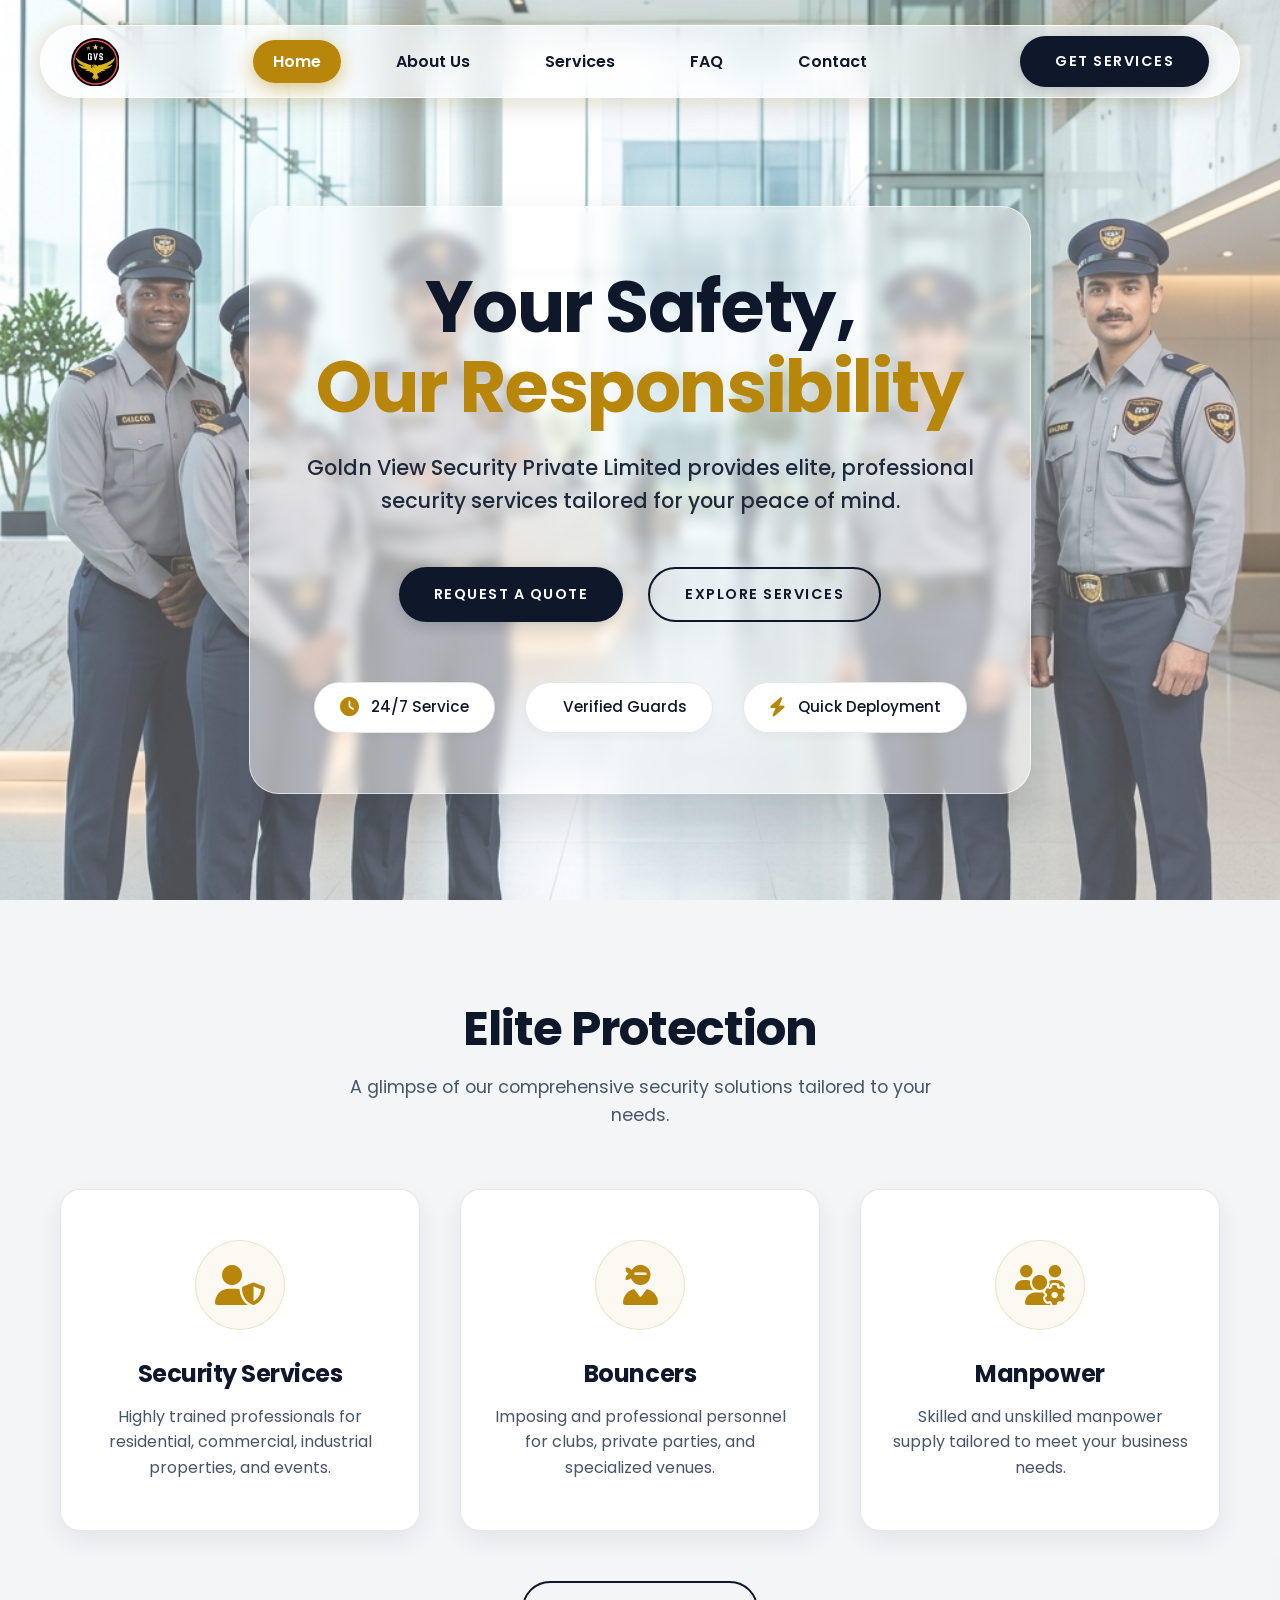
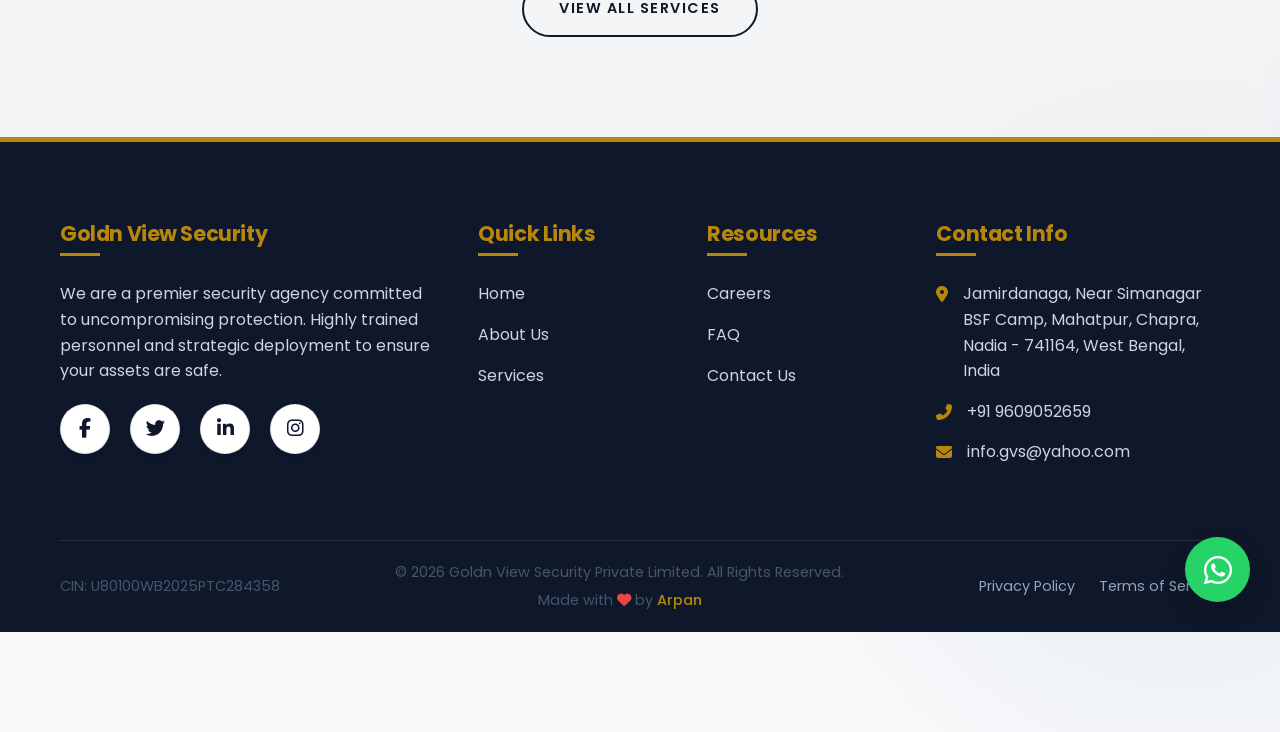
<file: index.html>
<!DOCTYPE html>
<html lang="en">

<head>
    <meta charset="UTF-8">
    <meta name="viewport" content="width=device-width, initial-scale=1.0">
    <meta name="description"
        content="Goldn View Security Private Limited provides top-tier security services in India including guards, event security, and CCTV monitoring.">
    <title>Goldn View Security | Home</title>

    <!-- Google Fonts -->
    <link rel="preconnect" href="https://fonts.googleapis.com">
    <link rel="preconnect" href="https://fonts.gstatic.com" crossorigin>
    <link href="https://fonts.googleapis.com/css2?family=Poppins:wght@300;400;500;600;700&display=swap"
        rel="stylesheet">

    <!-- FontAwesome Icons -->
    <link rel="stylesheet" href="https://cdnjs.cloudflare.com/ajax/libs/font-awesome/6.4.0/css/all.min.css">

    <!-- Custom CSS -->
    <link rel="stylesheet" href="style.css">
</head>

<body class="page-transition-enter">

    <!-- Navigation -->
    <nav class="navbar" id="navbar">
        <div class="container">
            <a href="index.html" class="logo">
                <img src="assets/logo.png" alt="Goldn View Security Logo"
                    onerror="this.outerHTML='<span class=\'logo-text\'><span class=\'gold\'>Goldn View</span> Security</span>'">
            </a>
            <ul class="nav-links">
                <li><a href="index.html" class="active">Home</a></li>
                <li><a href="about.html">About Us</a></li>
                <li><a href="services.html">Services</a></li>
                <li><a href="faq.html">FAQ</a></li>
                <li><a href="contact.html">Contact</a></li>
            </ul>
            <a href="contact.html" class="btn btn-primary nav-btn">Get Services</a>
            <div class="menu-toggle" id="mobile-menu">
                <i class="fas fa-bars"></i>
            </div>
        </div>
    </nav>

    <!-- Hero Section -->
    <section class="hero">
        <div class="hero-overlay"></div>
        <div class="container hero-content">
            <h1 class="fade-in-up">Your Safety,<br><span class="text-gold">Our Responsibility</span></h1>
            <p class="fade-in-up delay-1">Goldn View Security Private Limited provides elite, professional security
                services tailored for your peace of mind.</p>
            <div class="hero-buttons fade-in-up delay-2">
                <a href="contact.html" class="btn btn-primary">Request a Quote</a>
                <a href="services.html" class="btn btn-secondary">Explore Services</a>
            </div>
            <div class="trust-badges fade-in-up delay-3">
                <div class="badge"><i class="fas fa-clock"></i> 24/7 Service</div>
                <div class="badge"><i class="fas fa-shield-check"></i> Verified Guards</div>
                <div class="badge"><i class="fas fa-bolt"></i> Quick Deployment</div>
            </div>
        </div>
    </section>

    <!-- Quick Services Overview -->
    <section class="services section bg-light">
        <div class="container">
            <div class="section-title reveal">
                <h2>Elite <span class="navy">Protection</span></h2>
                <p>A glimpse of our comprehensive security solutions tailored to your needs.</p>
            </div>
            <div class="services-grid">
                <div class="service-card reveal delay-1">
                    <div class="icon-wrapper"><i class="fas fa-user-shield"></i></div>
                    <h3>Security Services</h3>
                    <p>Highly trained professionals for residential, commercial, industrial properties, and events.</p>
                </div>
                <div class="service-card reveal delay-2">
                    <div class="icon-wrapper"><i class="fas fa-user-ninja"></i></div>
                    <h3>Bouncers</h3>
                    <p>Imposing and professional personnel for clubs, private parties, and specialized venues.</p>
                </div>
                <div class="service-card reveal delay-3">
                    <div class="icon-wrapper"><i class="fas fa-users-cog"></i></div>
                    <h3>Manpower</h3>
                    <p>Skilled and unskilled manpower supply tailored to meet your business needs.</p>
                </div>
            </div>
            <div class="reveal" style="text-align: center; margin-top: 50px;">
                <a href="services.html" class="btn btn-secondary">View All Services</a>
            </div>
        </div>
    </section>

    <!-- Premium Footer -->
    <footer class="footer-premium">
        <div class="container">
            <div class="footer-top">
                <div class="footer-col footer-about">
                    <h4>Goldn View Security</h4>
                    <p>We are a premier security agency committed to uncompromising protection. Highly trained personnel
                        and strategic deployment to ensure your assets are safe.</p>
                    <div class="social-links" style="margin-top: 20px;">
                        <a href="#"><i class="fab fa-facebook-f"></i></a>
                        <a href="#"><i class="fab fa-twitter"></i></a>
                        <a href="#"><i class="fab fa-linkedin-in"></i></a>
                        <a href="#"><i class="fab fa-instagram"></i></a>
                    </div>
                </div>
                <div class="footer-col footer-links">
                    <h4>Quick Links</h4>
                    <ul>
                        <li><a href="index.html">Home</a></li>
                        <li><a href="about.html">About Us</a></li>
                        <li><a href="services.html">Services</a></li>
                    </ul>
                </div>
                <div class="footer-col footer-links">
                    <h4>Resources</h4>
                    <ul>
                        <li><a href="careers.html">Careers</a></li>
                        <li><a href="faq.html">FAQ</a></li>
                        <li><a href="contact.html">Contact Us</a></li>
                    </ul>
                </div>
                <div class="footer-col footer-contact">
                    <h4>Contact Info</h4>
                    <ul>
                        <li><i class="fas fa-map-marker-alt"></i> Jamirdanaga, Near Simanagar BSF Camp, Mahatpur,
                            Chapra, Nadia - 741164, West Bengal, India</li>
                        <li><i class="fas fa-phone-alt"></i> +91 9609052659</li>
                        <li><i class="fas fa-envelope"></i> info.gvs@yahoo.com</li>
                    </ul>
                </div>
            </div>
            <div class="footer-bottom">
                <p class="compliance-text">CIN: U80100WB2025PTC284358</p>
                <div class="footer-copyright" style="text-align: center;">
                    <p>&copy; 2026 Goldn View Security Private Limited. All Rights Reserved.</p>
                    <p style="margin-top: 5px;">Made with <i class="fas fa-heart" style="color: #ef4444;"></i> by <a
                            href="https://www.linkedin.com/in/arpan-ghosh-founder" target="_blank"
                            style="color: var(--gold); font-weight: 500;">Arpan</a></p>
                </div>
                <div class="footer-legal">
                    <a href="privacy.html">Privacy Policy</a>
                    <a href="terms.html">Terms of Service</a>
                </div>
            </div>
        </div>
    </footer>

    <!-- Floating Buttons -->
    <a href="https://wa.me/919609052659" class="floating-btn whatsapp-btn" target="_blank"
        aria-label="Chat on WhatsApp">
        <i class="fab fa-whatsapp"></i>
    </a>

    <script src="script.js"></script>
</body>

</html>
</file>
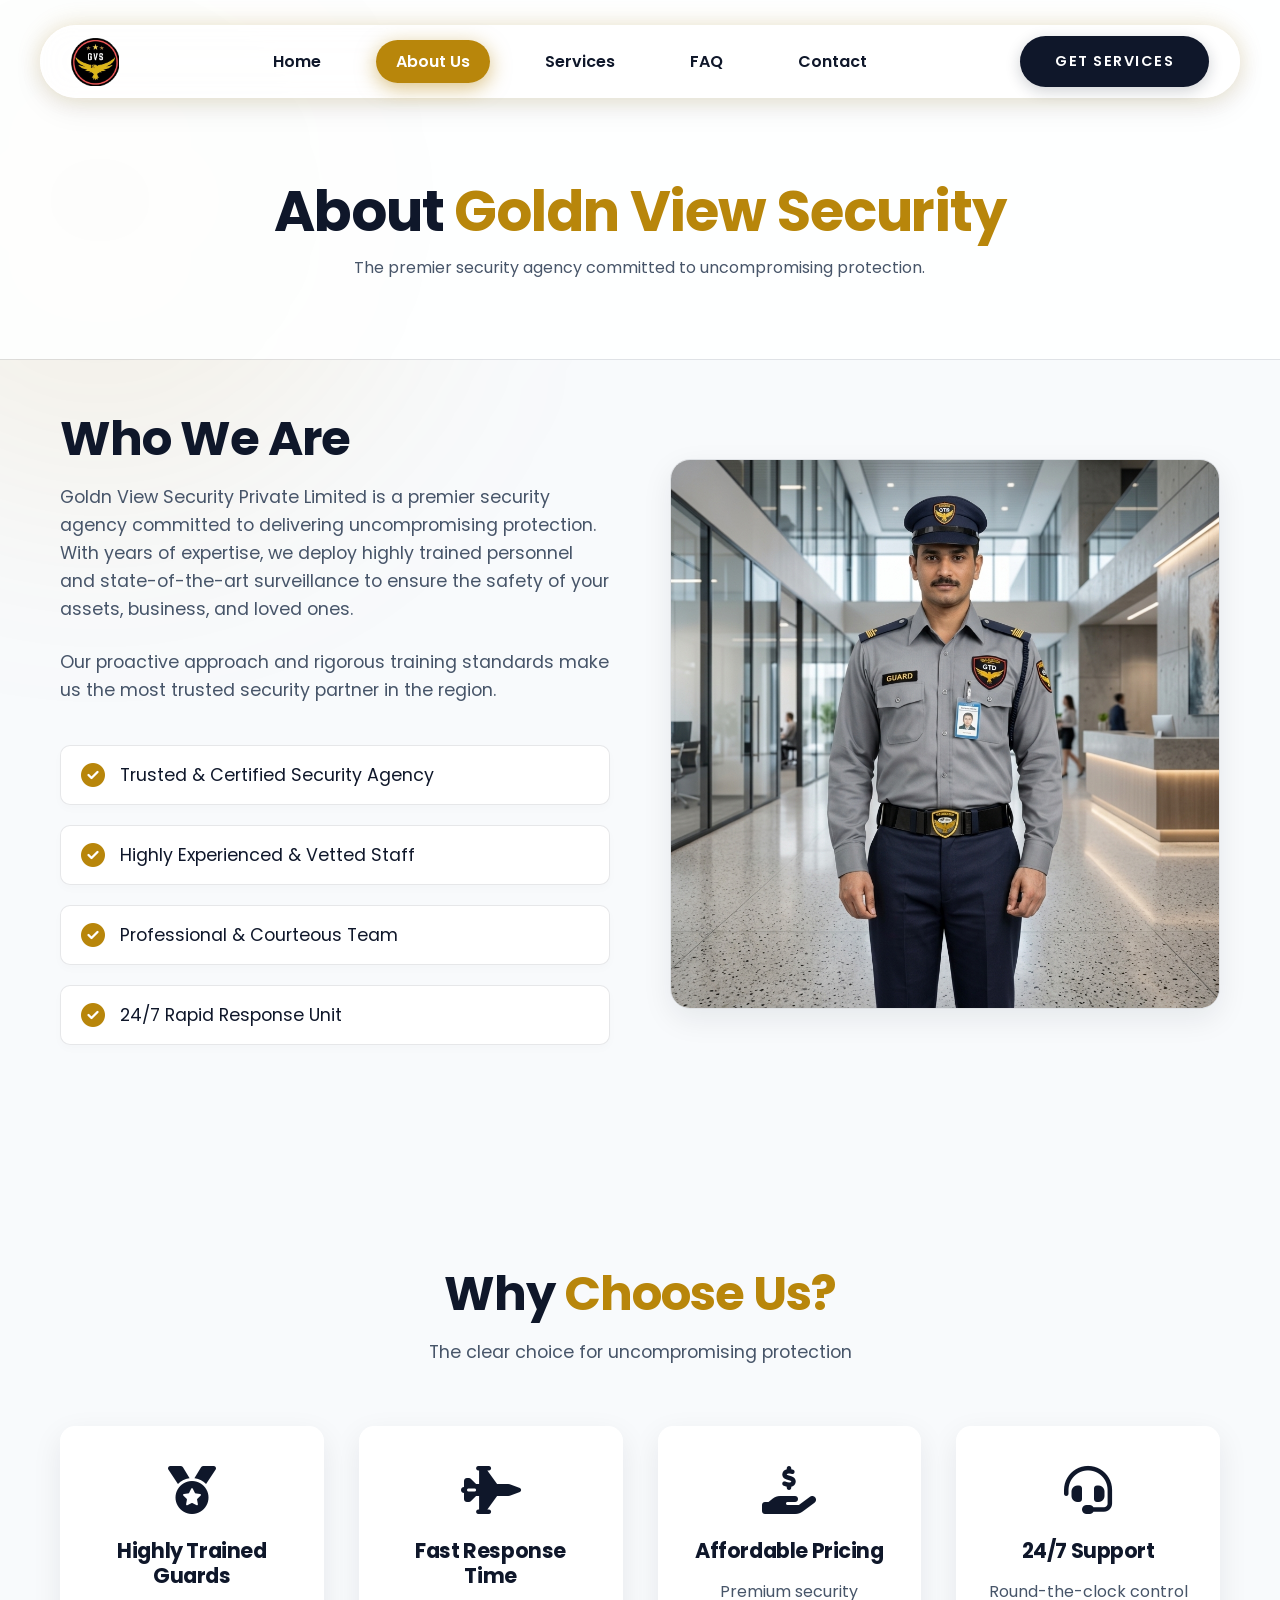
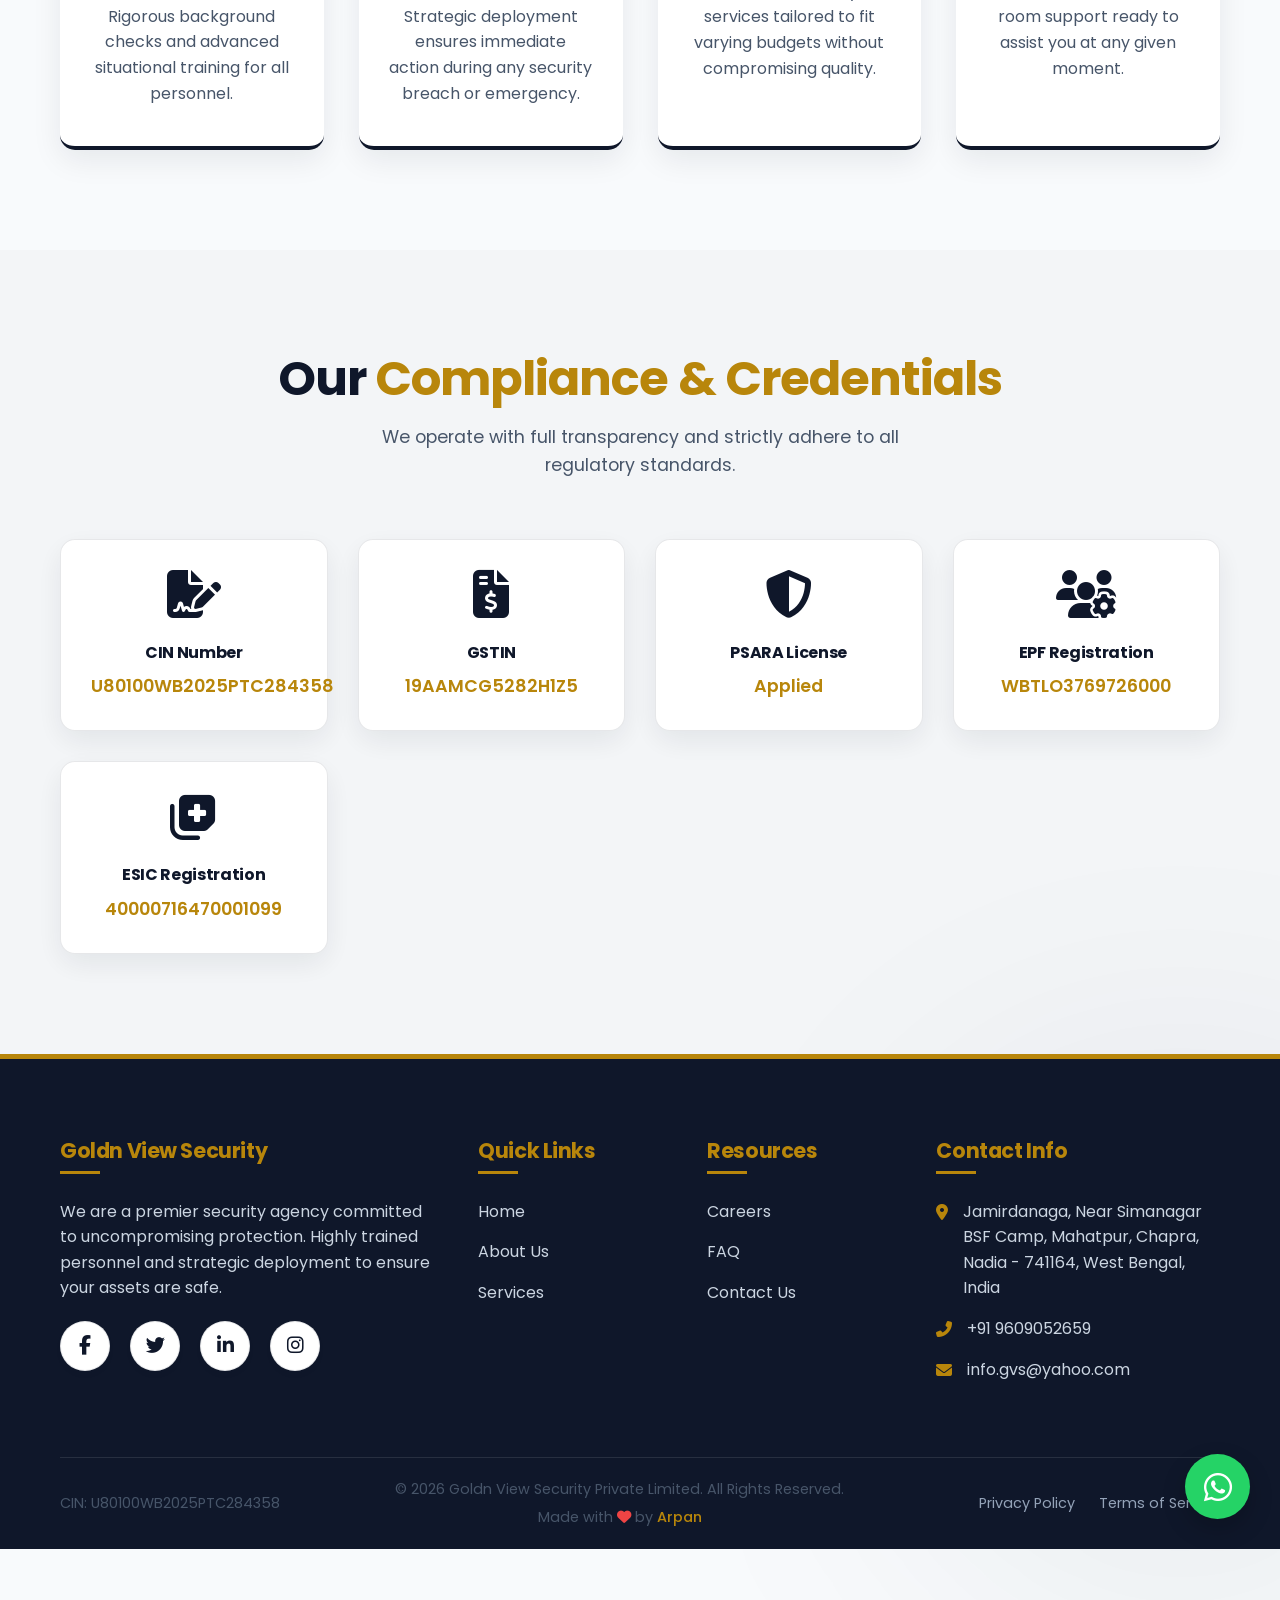
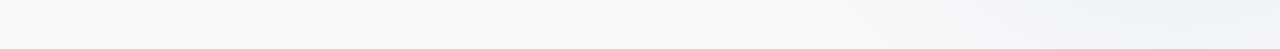
<file: about.html>
<!DOCTYPE html>
<html lang="en">

<head>
    <meta charset="UTF-8">
    <meta name="viewport" content="width=device-width, initial-scale=1.0">
    <title>About Us | Goldn View Security</title>

    <!-- Google Fonts -->
    <link rel="preconnect" href="https://fonts.googleapis.com">
    <link rel="preconnect" href="https://fonts.gstatic.com" crossorigin>
    <link href="https://fonts.googleapis.com/css2?family=Poppins:wght@300;400;500;600;700&display=swap"
        rel="stylesheet">

    <!-- FontAwesome Icons -->
    <link rel="stylesheet" href="https://cdnjs.cloudflare.com/ajax/libs/font-awesome/6.4.0/css/all.min.css">

    <!-- Custom CSS -->
    <link rel="stylesheet" href="style.css">
</head>

<body class="page-transition-enter">

    <!-- Navigation -->
    <nav class="navbar" id="navbar">
        <div class="container">
            <a href="index.html" class="logo">
                <img src="assets/logo.png" alt="Goldn View Security Logo"
                    onerror="this.outerHTML='<span class=\'logo-text\'><span class=\'gold\'>Goldn View</span> Security</span>'">
            </a>
            <ul class="nav-links">
                <li><a href="index.html">Home</a></li>
                <li><a href="about.html" class="active">About Us</a></li>
                <li><a href="services.html">Services</a></li>
                <li><a href="faq.html">FAQ</a></li>
                <li><a href="contact.html">Contact</a></li>
            </ul>
            <a href="contact.html" class="btn btn-primary nav-btn">Get Services</a>
            <div class="menu-toggle" id="mobile-menu">
                <i class="fas fa-bars"></i>
            </div>
        </div>
    </nav>

    <!-- Page Header -->
    <header class="page-header">
        <div class="container">
            <h1 class="fade-in-up">About <span class="gold">Goldn View Security</span></h1>
            <p class="fade-in-up delay-1">The premier security agency committed to uncompromising protection.</p>
        </div>
    </header>

    <!-- About Us Section -->
    <section class="about section" style="padding-top: 0;">
        <div class="container about-content">
            <div class="about-text reveal">
                <h2>Who <span class="navy">We Are</span></h2>
                <p>Goldn View Security Private Limited is a premier security agency committed to delivering
                    uncompromising protection. With years of expertise, we deploy highly trained personnel and
                    state-of-the-art surveillance to ensure the safety of your assets, business, and loved ones.</p>
                <p>Our proactive approach and rigorous training standards make us the most trusted security partner in
                    the region.</p>

                <ul class="about-list">
                    <li><i class="fas fa-check-circle navy"></i> Trusted & Certified Security Agency</li>
                    <li><i class="fas fa-check-circle navy"></i> Highly Experienced & Vetted Staff</li>
                    <li><i class="fas fa-check-circle navy"></i> Professional & Courteous Team</li>
                    <li><i class="fas fa-check-circle navy"></i> 24/7 Rapid Response Unit</li>
                </ul>
            </div>
            <div class="about-image reveal delay-1">
                <!-- Using custom generated guard image -->
                <img src="assets/about_guard.png" alt="Professional Security Team" class="rounded-image"
                    onerror="this.style.display='none'">
            </div>
        </div>
    </section>

    <!-- Why Choose Us Section -->
    <section class="why-us section">
        <div class="container">
            <div class="section-title reveal">
                <h2>Why <span class="gold">Choose Us?</span></h2>
                <p>The clear choice for uncompromising protection</p>
            </div>
            <div class="features-grid">
                <div class="feature-box reveal">
                    <i class="fas fa-medal gold-icon"></i>
                    <h4>Highly Trained Guards</h4>
                    <p>Rigorous background checks and advanced situational training for all personnel.</p>
                </div>
                <div class="feature-box reveal delay-1">
                    <i class="fas fa-fighter-jet gold-icon"></i>
                    <h4>Fast Response Time</h4>
                    <p>Strategic deployment ensures immediate action during any security breach or emergency.</p>
                </div>
                <div class="feature-box reveal delay-2">
                    <i class="fas fa-hand-holding-usd gold-icon"></i>
                    <h4>Affordable Pricing</h4>
                    <p>Premium security services tailored to fit varying budgets without compromising quality.</p>
                </div>
                <div class="feature-box reveal delay-3">
                    <i class="fas fa-headset gold-icon"></i>
                    <h4>24/7 Support</h4>
                    <p>Round-the-clock control room support ready to assist you at any given moment.</p>
                </div>
            </div>
        </div>
    </section>

    <!-- Compliance Section -->
    <section class="compliance section bg-light">
        <div class="container">
            <div class="section-title reveal">
                <h2>Our <span class="gold">Compliance & Credentials</span></h2>
                <p>We operate with full transparency and strictly adhere to all regulatory standards.</p>
            </div>
            <div class="compliance-grid">
                <div class="compliance-card reveal">
                    <i class="fas fa-file-signature gold-icon"></i>
                    <h4>CIN Number</h4>
                    <p class="compliance-number">U80100WB2025PTC284358</p>
                </div>
                <div class="compliance-card reveal delay-1">
                    <i class="fas fa-file-invoice-dollar gold-icon"></i>
                    <h4>GSTIN</h4>
                    <p class="compliance-number">19AAMCG5282H1Z5</p>
                </div>
                <div class="compliance-card reveal delay-2">
                    <i class="fas fa-shield-alt gold-icon"></i>
                    <h4>PSARA License</h4>
                    <p class="compliance-number">Applied</p>
                </div>
                <div class="compliance-card reveal delay-3">
                    <i class="fas fa-users-cog gold-icon"></i>
                    <h4>EPF Registration</h4>
                    <p class="compliance-number">WBTLO3769726000</p>
                </div>
                <div class="compliance-card reveal">
                    <i class="fas fa-notes-medical gold-icon"></i>
                    <h4>ESIC Registration</h4>
                    <p class="compliance-number">40000716470001099</p>
                </div>

            </div>
        </div>
    </section>

    <!-- Premium Footer -->
    <footer class="footer-premium">
        <div class="container">
            <div class="footer-top">
                <div class="footer-col footer-about">
                    <h4>Goldn View Security</h4>
                    <p>We are a premier security agency committed to uncompromising protection. Highly trained personnel
                        and strategic deployment to ensure your assets are safe.</p>
                    <div class="social-links" style="margin-top: 20px;">
                        <a href="#"><i class="fab fa-facebook-f"></i></a>
                        <a href="#"><i class="fab fa-twitter"></i></a>
                        <a href="#"><i class="fab fa-linkedin-in"></i></a>
                        <a href="#"><i class="fab fa-instagram"></i></a>
                    </div>
                </div>
                <div class="footer-col footer-links">
                    <h4>Quick Links</h4>
                    <ul>
                        <li><a href="index.html">Home</a></li>
                        <li><a href="about.html">About Us</a></li>
                        <li><a href="services.html">Services</a></li>
                    </ul>
                </div>
                <div class="footer-col footer-links">
                    <h4>Resources</h4>
                    <ul>
                        <li><a href="careers.html">Careers</a></li>
                        <li><a href="faq.html">FAQ</a></li>
                        <li><a href="contact.html">Contact Us</a></li>
                    </ul>
                </div>
                <div class="footer-col footer-contact">
                    <h4>Contact Info</h4>
                    <ul>
                        <li><i class="fas fa-map-marker-alt"></i> Jamirdanaga, Near Simanagar BSF Camp, Mahatpur,
                            Chapra, Nadia - 741164, West Bengal, India
                        </li>
                        <li><i class="fas fa-phone-alt"></i> +91 9609052659</li>
                        <li><i class="fas fa-envelope"></i> info.gvs@yahoo.com</li>
                    </ul>
                </div>
            </div>
            <div class="footer-bottom">
                <p class="compliance-text">CIN: U80100WB2025PTC284358</p>
                <div class="footer-copyright" style="text-align: center;">
                    <p>&copy; 2026 Goldn View Security Private Limited. All Rights Reserved.</p>
                    <p style="margin-top: 5px;">Made with <i class="fas fa-heart" style="color: #ef4444;"></i> by <a href="https://www.linkedin.com/in/arpan-ghosh-founder" target="_blank" style="color: var(--gold); font-weight: 500;">Arpan</a></p>
                </div>
                <div class="footer-legal">
                    <a href="privacy.html">Privacy Policy</a>
                    <a href="terms.html">Terms of Service</a>
                </div>
            </div>
        </div>
    </footer>

    <!-- Floating Buttons -->
    <a href="https://wa.me/919609052659" class="floating-btn whatsapp-btn" target="_blank"
        aria-label="Chat on WhatsApp">
        <i class="fab fa-whatsapp"></i>
    </a>

    <script src="script.js"></script>
</body>

</html>
</file>
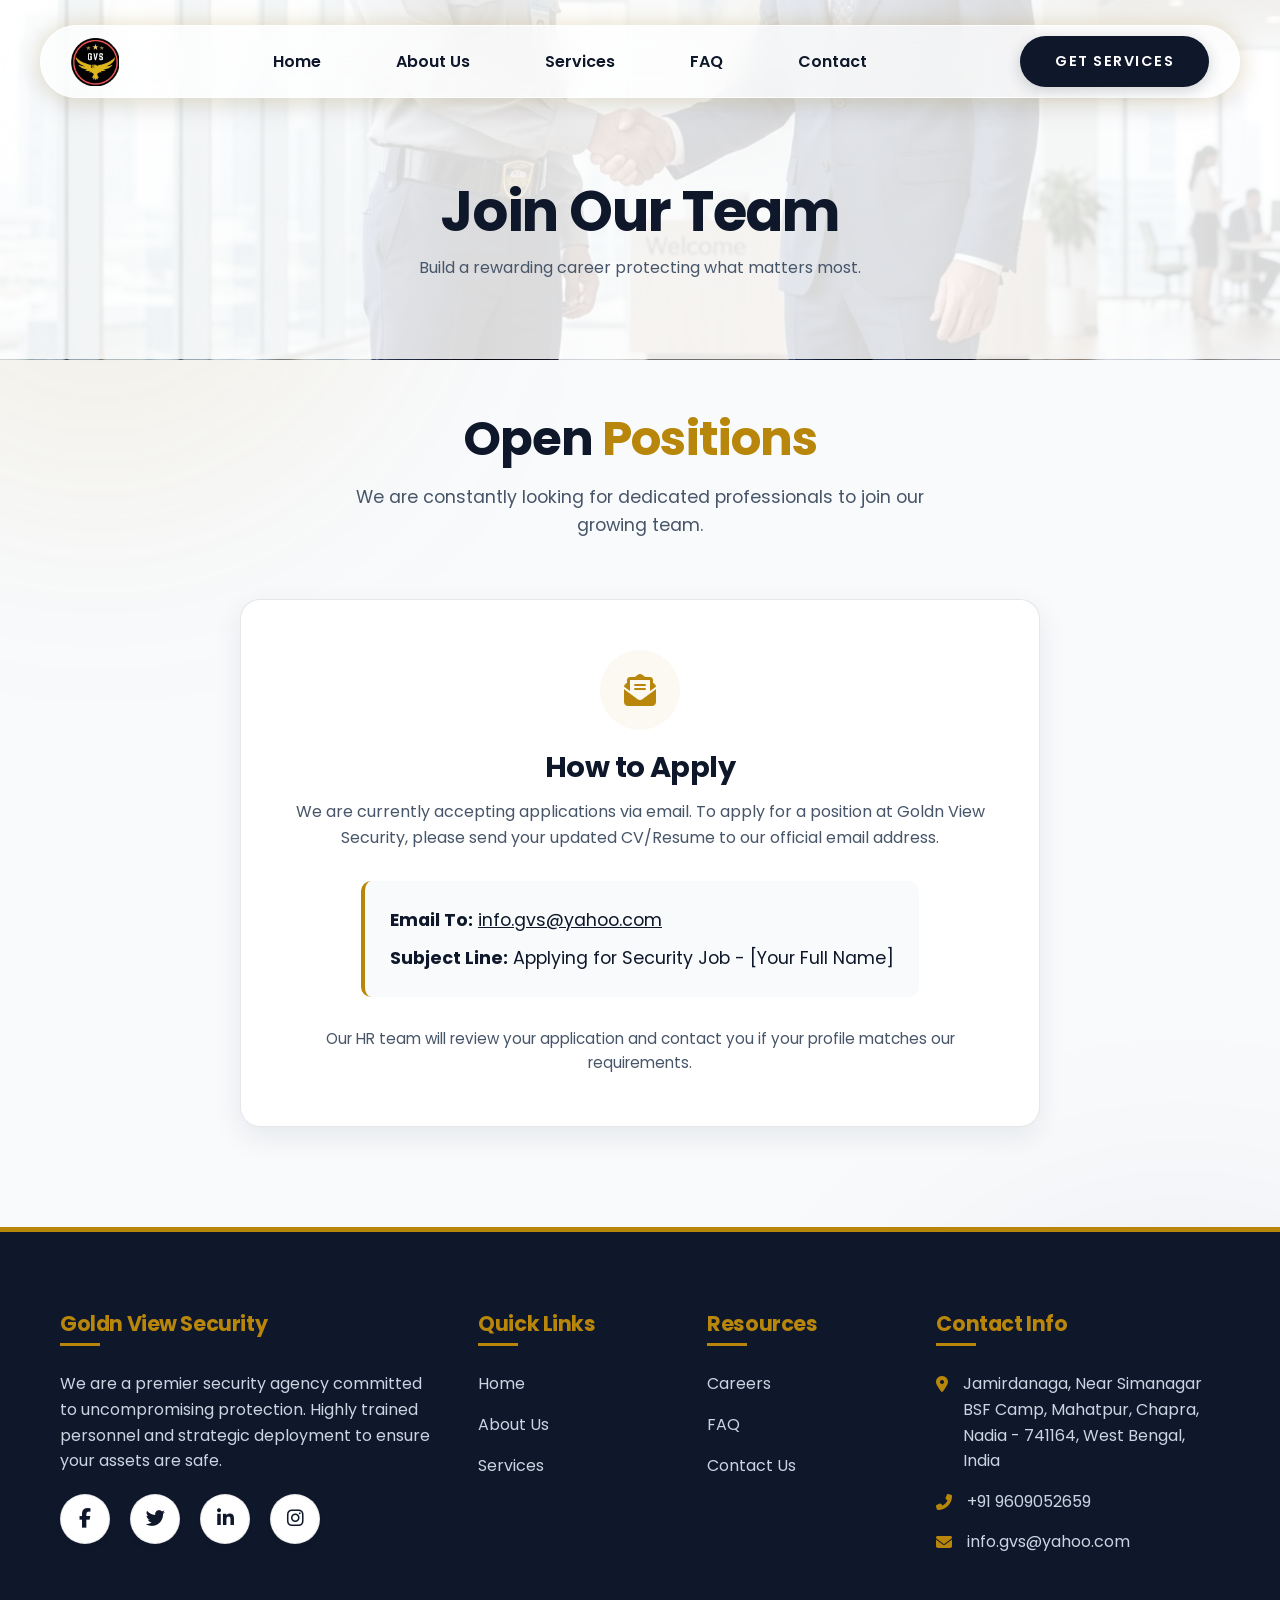
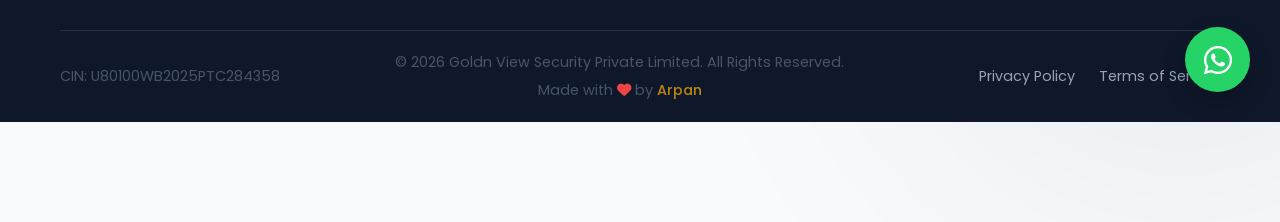
<file: careers.html>
<!DOCTYPE html>
<html lang="en">

<head>
    <meta charset="UTF-8">
    <meta name="viewport" content="width=device-width, initial-scale=1.0">
    <title>Careers | Goldn View Security</title>

    <link rel="preconnect" href="https://fonts.googleapis.com">
    <link rel="preconnect" href="https://fonts.gstatic.com" crossorigin>
    <link href="https://fonts.googleapis.com/css2?family=Poppins:wght@300;400;500;600;700&display=swap"
        rel="stylesheet">
    <link rel="stylesheet" href="https://cdnjs.cloudflare.com/ajax/libs/font-awesome/6.4.0/css/all.min.css">
    <link rel="stylesheet" href="style.css">
</head>

<body class="page-transition-enter">

    <!-- Navigation -->
    <nav class="navbar" id="navbar">
        <div class="container">
            <a href="index.html" class="logo">
                <img src="assets/logo.png" alt="Goldn View Security Logo"
                    onerror="this.outerHTML='<span class=\'logo-text\'><span class=\'gold\'>Goldn View</span> Security</span>'">
            </a>
            <ul class="nav-links">
                <li><a href="index.html">Home</a></li>
                <li><a href="about.html">About Us</a></li>
                <li><a href="services.html">Services</a></li>
                <li><a href="faq.html">FAQ</a></li>
                <li><a href="contact.html">Contact</a></li>
            </ul>
            <a href="contact.html" class="btn btn-primary nav-btn">Get Services</a>
            <div class="menu-toggle" id="mobile-menu">
                <i class="fas fa-bars"></i>
            </div>
        </div>
    </nav>

    <!-- Page Header -->
    <header class="page-header bg-careers">
        <div class="container">
            <h1 class="fade-in-up">Join Our <span class="navy">Team</span></h1>
            <p class="fade-in-up delay-1">Build a rewarding career protecting what matters most.</p>
        </div>
    </header>

    <!-- Careers Section -->
    <section class="section" style="padding-top: 0;">
        <div class="container">
            <div class="section-title reveal">
                <h2>Open <span class="gold">Positions</span></h2>
                <p>We are constantly looking for dedicated professionals to join our growing team.</p>
            </div>

            <!-- Recruitment Notice -->
            <div class="recruitment-notice reveal">
                <div class="notice-icon">
                    <i class="fas fa-envelope-open-text gold-icon"></i>
                </div>
                <h3>How to Apply</h3>
                <p>We are currently accepting applications via email. To apply for a position at Goldn View Security, please send your updated CV/Resume to our official email address.</p>
                
                <div class="application-details">
                    <p><strong>Email To:</strong> <a href="mailto:info.gvs@yahoo.com" class="navy" style="text-decoration: underline;">info.gvs@yahoo.com</a></p>
                    <p><strong>Subject Line:</strong> Applying for Security Job - [Your Full Name]</p>
                </div>
                <p class="notice-muted">Our HR team will review your application and contact you if your profile matches our requirements.</p>
            </div>
        </div>
    </section>

    <!-- Premium Footer -->
    <footer class="footer-premium">
        <div class="container">
            <div class="footer-top">
                <div class="footer-col footer-about">
                    <h4>Goldn View Security</h4>
                    <p>We are a premier security agency committed to uncompromising protection. Highly trained
                        personnel and strategic deployment to ensure your assets are safe.</p>
                    <div class="social-links" style="margin-top: 20px;">
                        <a href="#"><i class="fab fa-facebook-f"></i></a>
                        <a href="#"><i class="fab fa-twitter"></i></a>
                        <a href="#"><i class="fab fa-linkedin-in"></i></a>
                        <a href="#"><i class="fab fa-instagram"></i></a>
                    </div>
                </div>
                <div class="footer-col footer-links">
                    <h4>Quick Links</h4>
                    <ul>
                        <li><a href="index.html">Home</a></li>
                        <li><a href="about.html">About Us</a></li>
                        <li><a href="services.html">Services</a></li>
                    </ul>
                </div>
                <div class="footer-col footer-links">
                    <h4>Resources</h4>
                    <ul>
                        <li><a href="careers.html">Careers</a></li>
                        <li><a href="faq.html">FAQ</a></li>
                        <li><a href="contact.html">Contact Us</a></li>
                    </ul>
                </div>
                <div class="footer-col footer-contact">
                    <h4>Contact Info</h4>
                    <ul>
                        <li><i class="fas fa-map-marker-alt"></i> Jamirdanaga, Near Simanagar BSF Camp,
                            Mahatpur, Chapra, Nadia - 741164, West Bengal, India</li>
                        <li><i class="fas fa-phone-alt"></i> +91 9609052659</li>
                        <li><i class="fas fa-envelope"></i> info.gvs@yahoo.com</li>
                    </ul>
                </div>
            </div>
            <div class="footer-bottom">
                <p class="compliance-text">CIN: U80100WB2025PTC284358</p>
                <div class="footer-copyright" style="text-align: center;">
                    <p>&copy; 2026 Goldn View Security Private Limited. All Rights Reserved.</p>
                    <p style="margin-top: 5px;">Made with <i class="fas fa-heart" style="color: #ef4444;"></i> by <a href="https://www.linkedin.com/in/arpan-ghosh-founder" target="_blank" style="color: var(--gold); font-weight: 500;">Arpan</a></p>
                </div>
                        <div class="footer-legal">
                            <a href="privacy.html">Privacy Policy</a>
                            <a href="terms.html">Terms of Service</a>
                        </div>
                    </div>
                </div>
            </footer>

            <!-- Floating Buttons -->
            <a href="https://wa.me/919609052659" class="floating-btn whatsapp-btn" target="_blank"
                aria-label="Chat on WhatsApp">
                <i class="fab fa-whatsapp"></i>
            </a>

            <script src="script.js"></script>
</body>

</html>
</file>
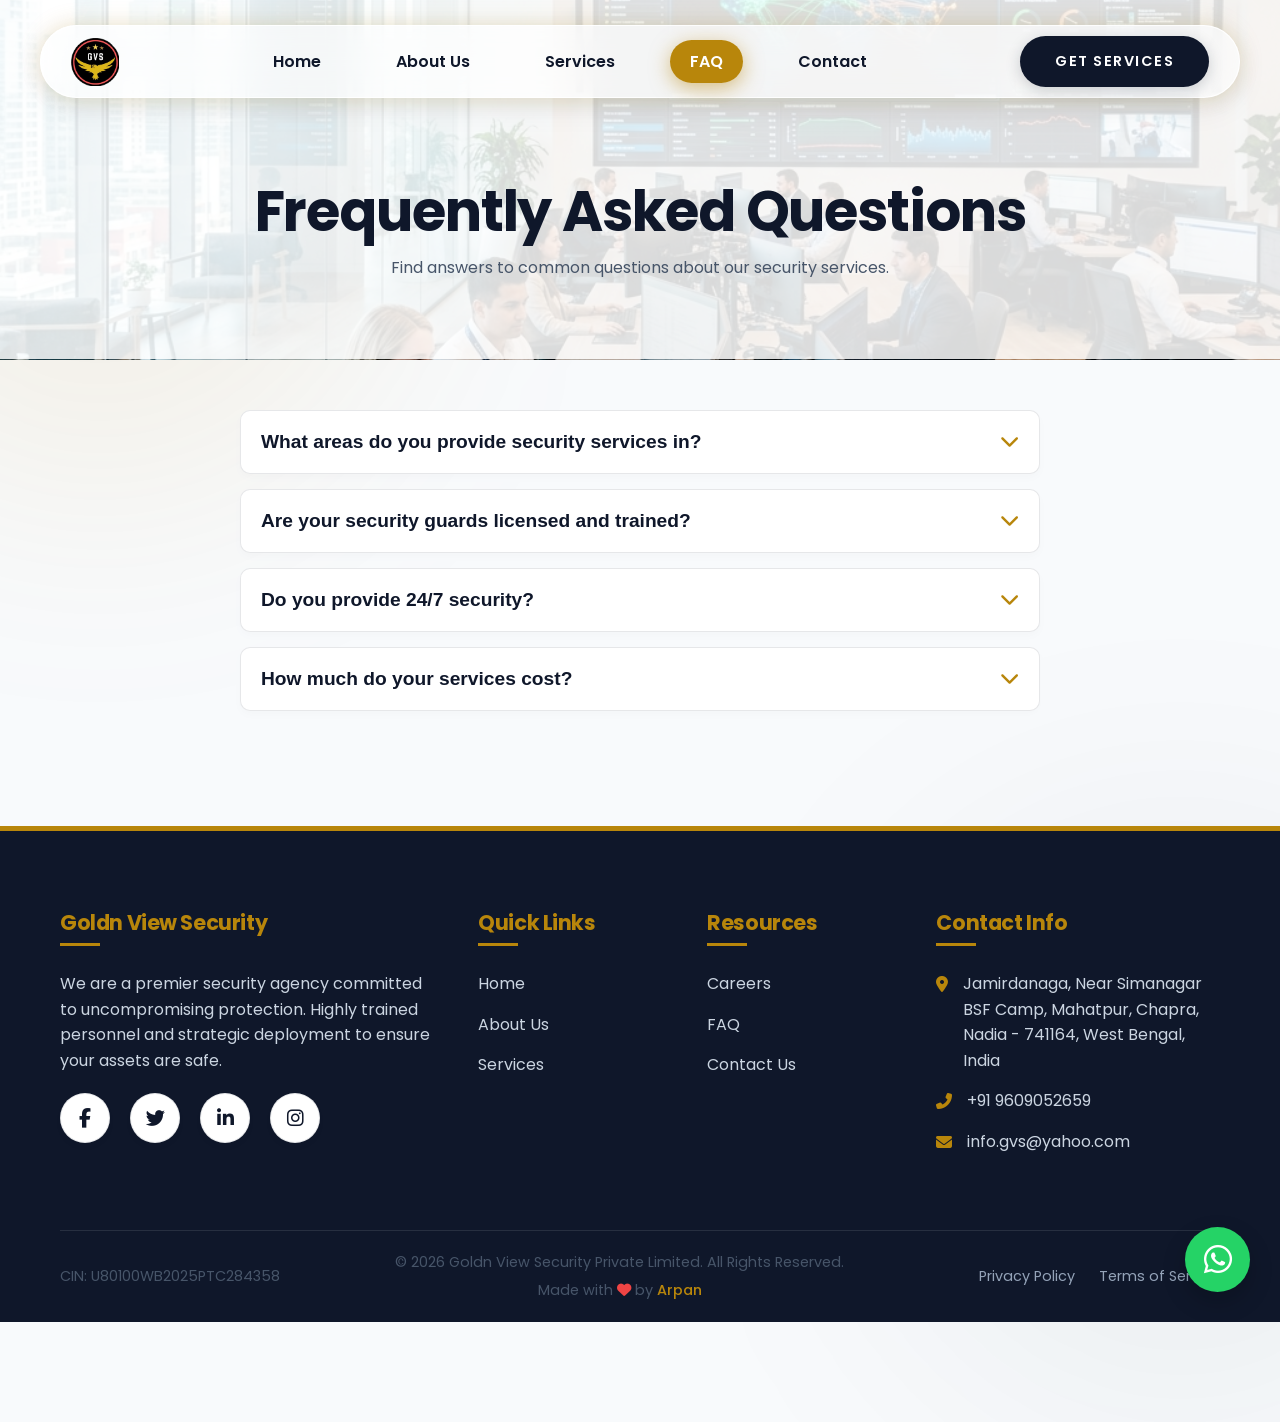
<file: faq.html>
<!DOCTYPE html>
<html lang="en">
<head>
    <meta charset="UTF-8">
    <meta name="viewport" content="width=device-width, initial-scale=1.0">
    <title>FAQ | Goldn View Security</title>
    
    <link rel="preconnect" href="https://fonts.googleapis.com">
    <link rel="preconnect" href="https://fonts.gstatic.com" crossorigin>
    <link href="https://fonts.googleapis.com/css2?family=Poppins:wght@300;400;500;600;700&display=swap" rel="stylesheet">
    <link rel="stylesheet" href="https://cdnjs.cloudflare.com/ajax/libs/font-awesome/6.4.0/css/all.min.css">
    <link rel="stylesheet" href="style.css">
</head>
<body class="page-transition-enter">

    <!-- Navigation -->
    <nav class="navbar" id="navbar">
        <div class="container">
            <a href="index.html" class="logo">
                <img src="assets/logo.png" alt="Goldn View Security Logo" onerror="this.outerHTML='<span class=\'logo-text\'><span class=\'gold\'>Goldn View</span> Security</span>'">
            </a>
            <ul class="nav-links">
                <li><a href="index.html">Home</a></li>
                <li><a href="about.html">About Us</a></li>
                <li><a href="services.html">Services</a></li>
                <li><a href="faq.html" class="active">FAQ</a></li>
                <li><a href="contact.html">Contact</a></li>
            </ul>
            <a href="contact.html" class="btn btn-primary nav-btn">Get Services</a>
            <div class="menu-toggle" id="mobile-menu">
                <i class="fas fa-bars"></i>
            </div>
        </div>
    </nav>

    <!-- Page Header -->
    <header class="page-header bg-faq">
        <div class="container">
            <h1 class="fade-in-up">Frequently Asked <span class="navy">Questions</span></h1>
            <p class="fade-in-up delay-1">Find answers to common questions about our security services.</p>
        </div>
    </header>

    <!-- FAQ Section -->
    <section class="section" style="padding-top: 0;">
        <div class="container">
            <div class="faq-container">
                
                <div class="accordion-item reveal">
                    <button class="accordion-header">
                        What areas do you provide security services in?
                        <i class="fas fa-chevron-down"></i>
                    </button>
                    <div class="accordion-content">
                        <p>Goldn View Security primarily operates in all over West Bengal.</p>
                    </div>
                </div>

                <div class="accordion-item reveal delay-1">
                    <button class="accordion-header">
                        Are your security guards licensed and trained?
                        <i class="fas fa-chevron-down"></i>
                    </button>
                    <div class="accordion-content">
                        <p>Yes, absolutely. All our guards undergo rigorous background checks and are fully certified according to PSARA (Private Security Agencies Regulation Act) guidelines. They receive continuous training in emergency response, conflict de-escalation, and first-aid.</p>
                    </div>
                </div>

                <div class="accordion-item reveal delay-2">
                    <button class="accordion-header">
                        Do you provide 24/7 security?
                        <i class="fas fa-chevron-down"></i>
                    </button>
                    <div class="accordion-content">
                        <p>We provide comprehensive 24/7 round-the-clock security solutions. Our central control room monitors operations continuously, ensuring immediate dispatch and support at any hour of the day or night.</p>
                    </div>
                </div>

                <div class="accordion-item reveal delay-3">
                    <button class="accordion-header">
                        How much do your services cost?
                        <i class="fas fa-chevron-down"></i>
                    </button>
                    <div class="accordion-content">
                        <p>Our pricing is customized based on your specific requirements, such as the number of guards needed, the scope of the property, and the level of risk involved. Please contact us via our 'Request a Quote' form for a tailored, competitive proposal.</p>
                    </div>
                </div>

            </div>
        </div>
    </section>

    <!-- Premium Footer -->
    <footer class="footer-premium">
        <div class="container">
            <div class="footer-top">
                <div class="footer-col footer-about">
                    <h4>Goldn View Security</h4>
                    <p>We are a premier security agency committed to uncompromising protection. Highly trained personnel and strategic deployment to ensure your assets are safe.</p>
                    <div class="social-links" style="margin-top: 20px;">
                        <a href="#"><i class="fab fa-facebook-f"></i></a>
                        <a href="#"><i class="fab fa-twitter"></i></a>
                        <a href="#"><i class="fab fa-linkedin-in"></i></a>
                        <a href="#"><i class="fab fa-instagram"></i></a>
                    </div>
                </div>
                <div class="footer-col footer-links">
                    <h4>Quick Links</h4>
                    <ul>
                        <li><a href="index.html">Home</a></li>
                        <li><a href="about.html">About Us</a></li>
                        <li><a href="services.html">Services</a></li>
                    </ul>
                </div>
                <div class="footer-col footer-links">
                    <h4>Resources</h4>
                    <ul>
                        <li><a href="careers.html">Careers</a></li>
                        <li><a href="faq.html">FAQ</a></li>
                        <li><a href="contact.html">Contact Us</a></li>
                    </ul>
                </div>
                <div class="footer-col footer-contact">
                    <h4>Contact Info</h4>
                    <ul>
                        <li><i class="fas fa-map-marker-alt"></i> Jamirdanaga, Near Simanagar BSF Camp, Mahatpur, Chapra, Nadia - 741164, West Bengal, India</li>
                        <li><i class="fas fa-phone-alt"></i> +91 9609052659</li>
                        <li><i class="fas fa-envelope"></i> info.gvs@yahoo.com</li>
                    </ul>
                </div>
            </div>
            <div class="footer-bottom">
                <p class="compliance-text">CIN: U80100WB2025PTC284358</p>
                <div class="footer-copyright" style="text-align: center;">
                    <p>&copy; 2026 Goldn View Security Private Limited. All Rights Reserved.</p>
                    <p style="margin-top: 5px;">Made with <i class="fas fa-heart" style="color: #ef4444;"></i> by <a href="https://www.linkedin.com/in/arpan-ghosh-founder" target="_blank" style="color: var(--gold); font-weight: 500;">Arpan</a></p>
                </div>
                <div class="footer-legal">
                    <a href="privacy.html">Privacy Policy</a>
                    <a href="terms.html">Terms of Service</a>
                </div>
            </div>
        </div>
    </footer>

    <!-- Floating Buttons -->
    <a href="https://wa.me/919609052659" class="floating-btn whatsapp-btn" target="_blank" aria-label="Chat on WhatsApp">
        <i class="fab fa-whatsapp"></i>
    </a>

    <script src="script.js"></script>
</body>
</html>
</file>
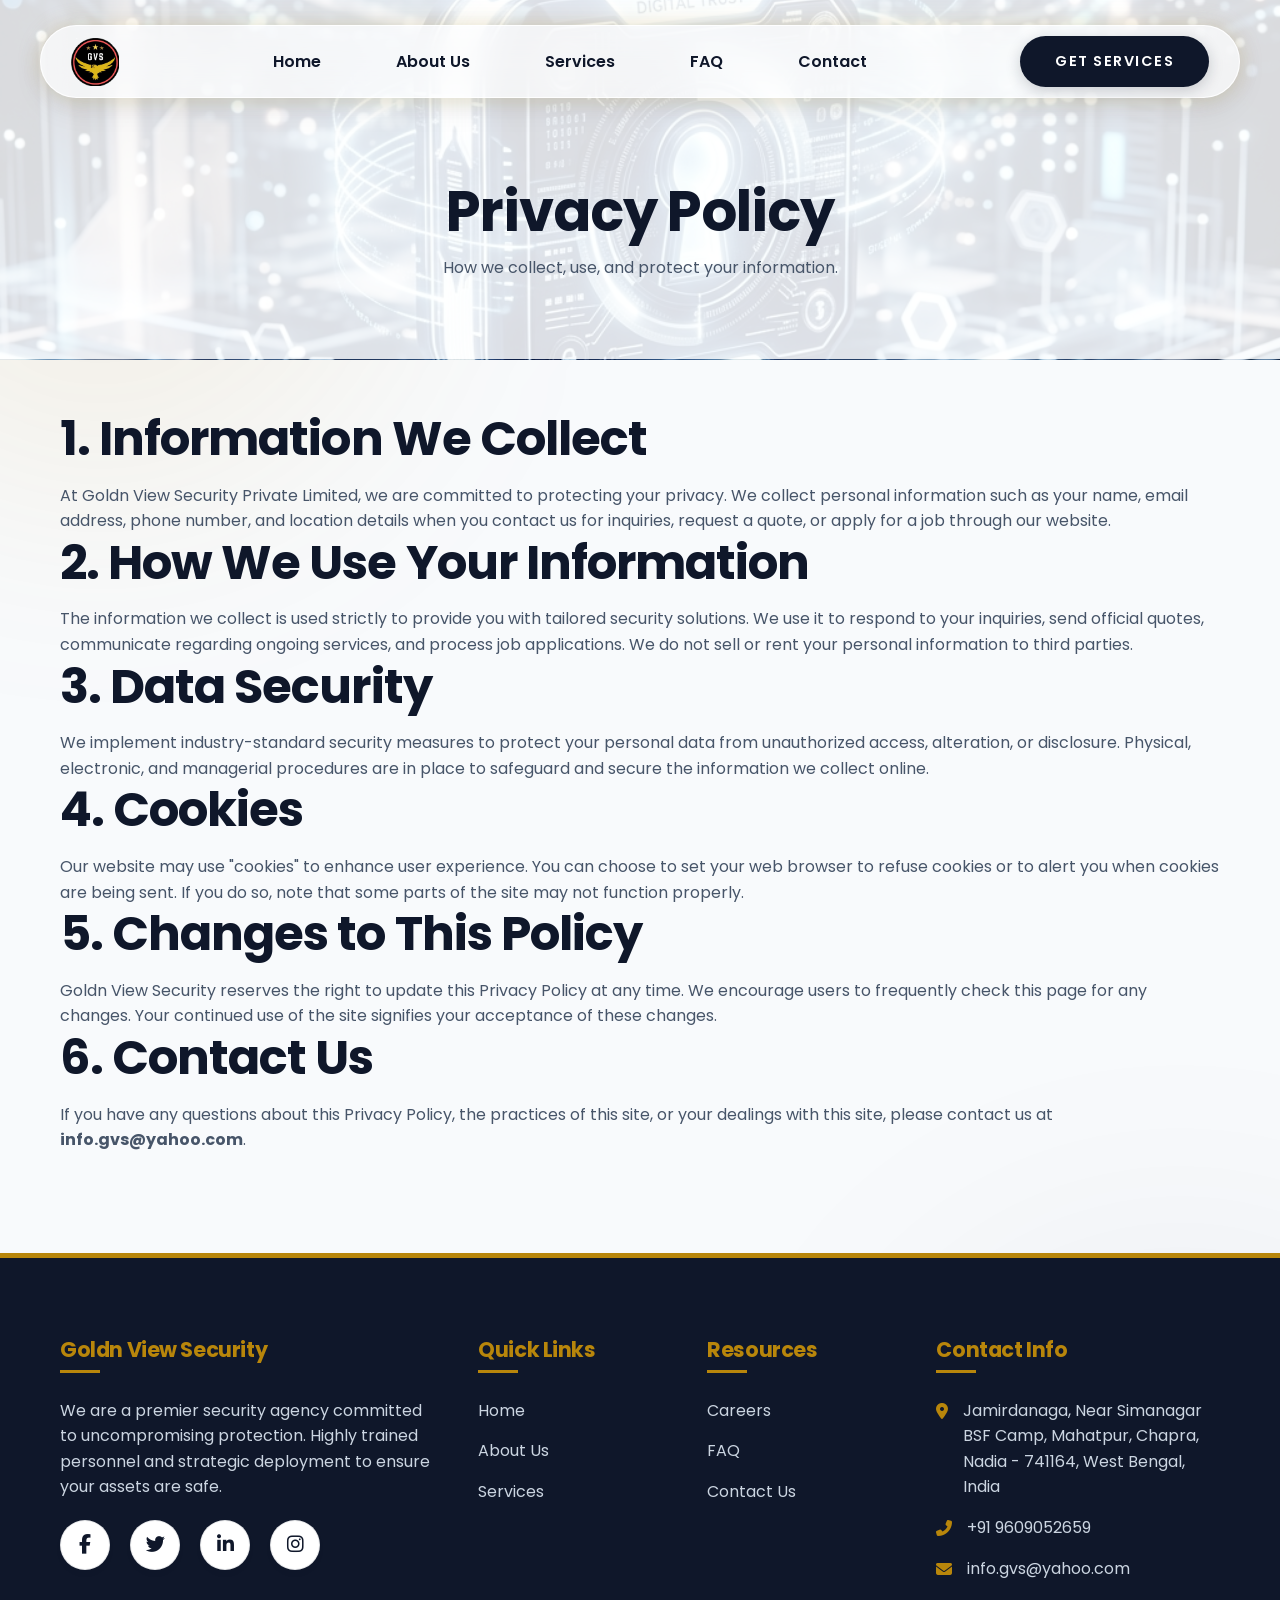
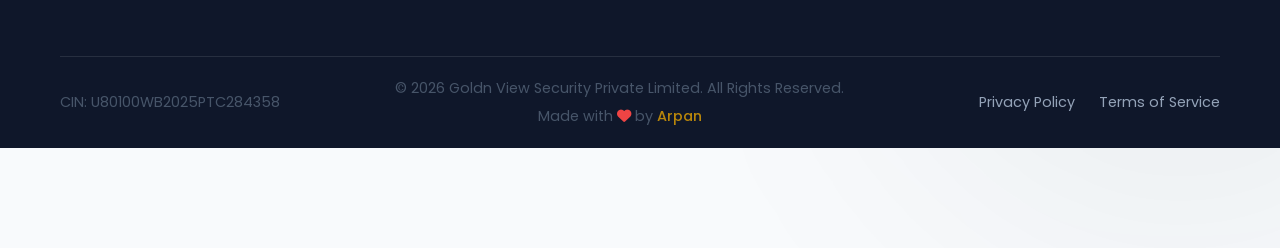
<file: privacy.html>
<!DOCTYPE html>
<html lang="en">
<head>
    <meta charset="UTF-8">
    <meta name="viewport" content="width=device-width, initial-scale=1.0">
    <title>Privacy Policy | Goldn View Security</title>
    
    <link rel="preconnect" href="https://fonts.googleapis.com">
    <link rel="preconnect" href="https://fonts.gstatic.com" crossorigin>
    <link href="https://fonts.googleapis.com/css2?family=Poppins:wght@300;400;500;600;700&display=swap" rel="stylesheet">
    <link rel="stylesheet" href="https://cdnjs.cloudflare.com/ajax/libs/font-awesome/6.4.0/css/all.min.css">
    <link rel="stylesheet" href="style.css">
</head>
<body class="page-transition-enter">

    <!-- Navigation -->
    <nav class="navbar" id="navbar">
        <div class="container">
            <a href="index.html" class="logo">
                <img src="assets/logo.png" alt="Goldn View Security Logo" onerror="this.outerHTML='<span class=\'logo-text\'><span class=\'gold\'>Goldn View</span> Security</span>'">
            </a>
            <ul class="nav-links">
                <li><a href="index.html">Home</a></li>
                <li><a href="about.html">About Us</a></li>
                <li><a href="services.html">Services</a></li>
                <li><a href="faq.html">FAQ</a></li>
                <li><a href="contact.html">Contact</a></li>
            </ul>
            <a href="contact.html" class="btn btn-primary nav-btn">Get Services</a>
            <div class="menu-toggle" id="mobile-menu">
                <i class="fas fa-bars"></i>
            </div>
        </div>
    </nav>

    <!-- Page Header -->
    <header class="page-header bg-legal">
        <div class="container">
            <h1 class="fade-in-up">Privacy <span class="navy">Policy</span></h1>
            <p class="fade-in-up delay-1">How we collect, use, and protect your information.</p>
        </div>
    </header>

    <!-- Content Section -->
    <section class="section" style="padding-top: 0;">
        <div class="container">
            <div class="legal-content">
                <h2>1. Information We Collect</h2>
                <p>At Goldn View Security Private Limited, we are committed to protecting your privacy. We collect personal information such as your name, email address, phone number, and location details when you contact us for inquiries, request a quote, or apply for a job through our website.</p>
                
                <h2>2. How We Use Your Information</h2>
                <p>The information we collect is used strictly to provide you with tailored security solutions. We use it to respond to your inquiries, send official quotes, communicate regarding ongoing services, and process job applications. We do not sell or rent your personal information to third parties.</p>

                <h2>3. Data Security</h2>
                <p>We implement industry-standard security measures to protect your personal data from unauthorized access, alteration, or disclosure. Physical, electronic, and managerial procedures are in place to safeguard and secure the information we collect online.</p>

                <h2>4. Cookies</h2>
                <p>Our website may use "cookies" to enhance user experience. You can choose to set your web browser to refuse cookies or to alert you when cookies are being sent. If you do so, note that some parts of the site may not function properly.</p>

                <h2>5. Changes to This Policy</h2>
                <p>Goldn View Security reserves the right to update this Privacy Policy at any time. We encourage users to frequently check this page for any changes. Your continued use of the site signifies your acceptance of these changes.</p>

                <h2>6. Contact Us</h2>
                <p>If you have any questions about this Privacy Policy, the practices of this site, or your dealings with this site, please contact us at <strong>info.gvs@yahoo.com</strong>.</p>
            </div>
        </div>
    </section>

    <!-- Premium Footer -->
    <footer class="footer-premium">
        <div class="container">
            <div class="footer-top">
                <div class="footer-col footer-about">
                    <h4>Goldn View Security</h4>
                    <p>We are a premier security agency committed to uncompromising protection. Highly trained personnel and strategic deployment to ensure your assets are safe.</p>
                    <div class="social-links" style="margin-top: 20px;">
                        <a href="#"><i class="fab fa-facebook-f"></i></a>
                        <a href="#"><i class="fab fa-twitter"></i></a>
                        <a href="#"><i class="fab fa-linkedin-in"></i></a>
                        <a href="#"><i class="fab fa-instagram"></i></a>
                    </div>
                </div>
                <div class="footer-col footer-links">
                    <h4>Quick Links</h4>
                    <ul>
                        <li><a href="index.html">Home</a></li>
                        <li><a href="about.html">About Us</a></li>
                        <li><a href="services.html">Services</a></li>
                    </ul>
                </div>
                <div class="footer-col footer-links">
                    <h4>Resources</h4>
                    <ul>
                        <li><a href="careers.html">Careers</a></li>
                        <li><a href="faq.html">FAQ</a></li>
                        <li><a href="contact.html">Contact Us</a></li>
                    </ul>
                </div>
                <div class="footer-col footer-contact">
                    <h4>Contact Info</h4>
                    <ul>
                        <li><i class="fas fa-map-marker-alt"></i> Jamirdanaga, Near Simanagar BSF Camp, Mahatpur, Chapra, Nadia - 741164, West Bengal, India</li>
                        <li><i class="fas fa-phone-alt"></i> +91 9609052659</li>
                        <li><i class="fas fa-envelope"></i> info.gvs@yahoo.com</li>
                    </ul>
                </div>
            </div>
            <div class="footer-bottom">
                <p class="compliance-text">CIN: U80100WB2025PTC284358</p>
                <div class="footer-copyright" style="text-align: center;">
                    <p>&copy; 2026 Goldn View Security Private Limited. All Rights Reserved.</p>
                    <p style="margin-top: 5px;">Made with <i class="fas fa-heart" style="color: #ef4444;"></i> by <a href="https://www.linkedin.com/in/arpan-ghosh-founder" target="_blank" style="color: var(--gold); font-weight: 500;">Arpan</a></p>
                </div>
                <div class="footer-legal">
                    <a href="privacy.html">Privacy Policy</a>
                    <a href="terms.html">Terms of Service</a>
                </div>
            </div>
        </div>
    </footer>

    <script src="script.js"></script>
</body>
</html>
</file>
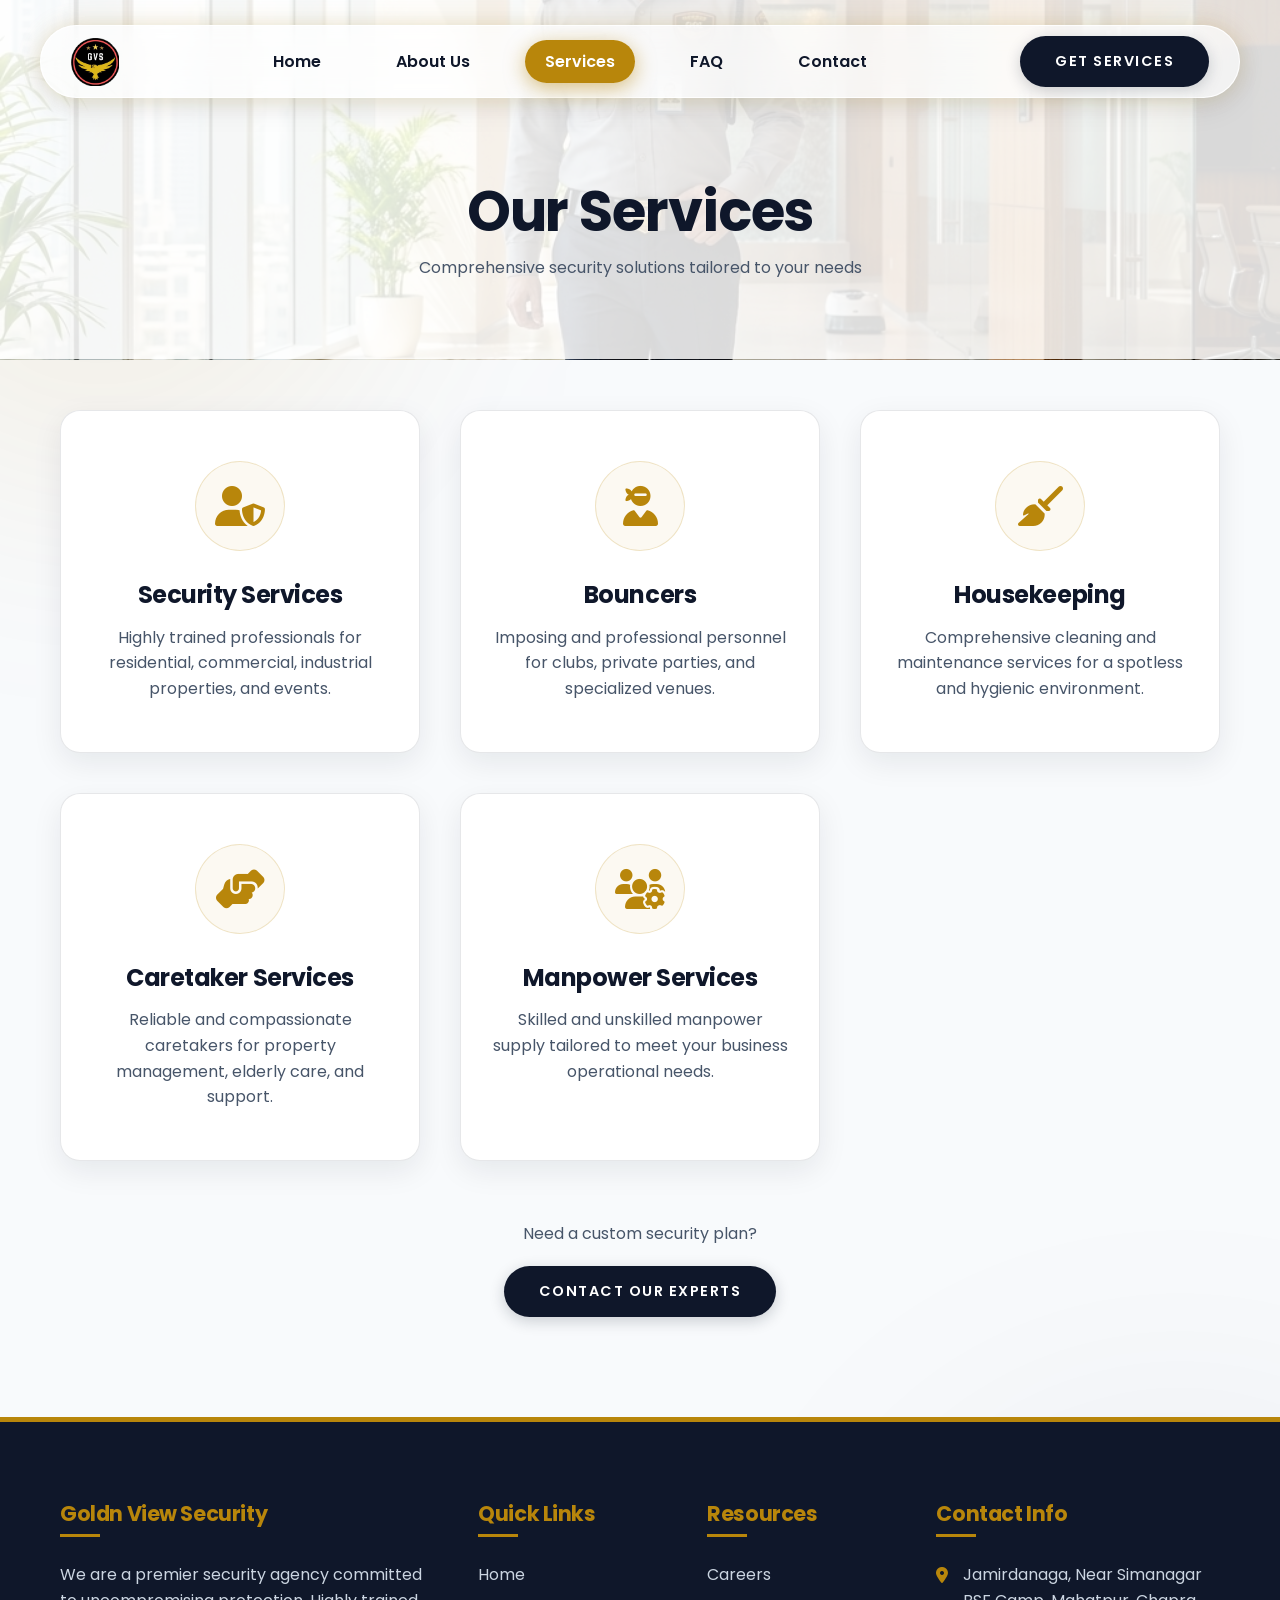
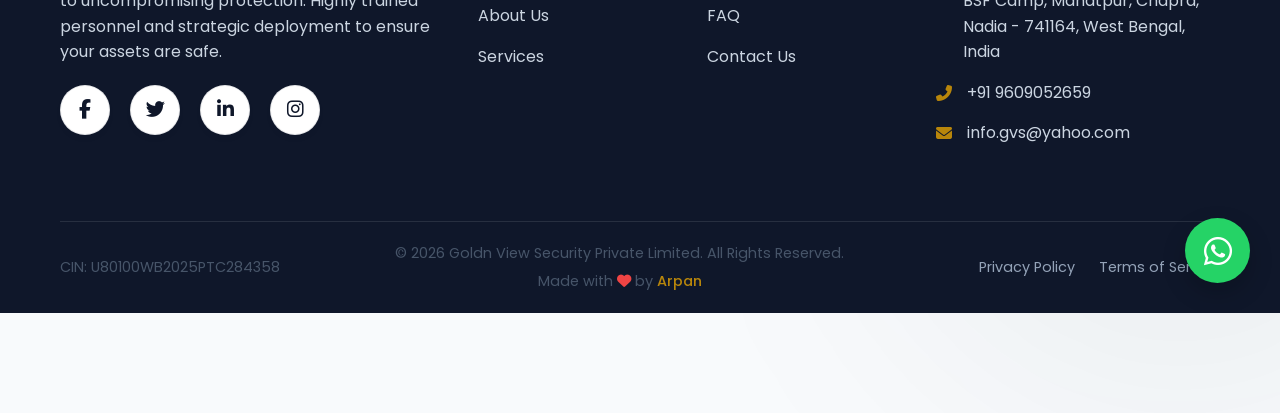
<file: services.html>
<!DOCTYPE html>
<html lang="en">
<head>
    <meta charset="UTF-8">
    <meta name="viewport" content="width=device-width, initial-scale=1.0">
    <title>Services | Goldn View Security</title>
    
    <!-- Google Fonts -->
    <link rel="preconnect" href="https://fonts.googleapis.com">
    <link rel="preconnect" href="https://fonts.gstatic.com" crossorigin>
    <link href="https://fonts.googleapis.com/css2?family=Poppins:wght@300;400;500;600;700&display=swap" rel="stylesheet">
    
    <!-- FontAwesome Icons -->
    <link rel="stylesheet" href="https://cdnjs.cloudflare.com/ajax/libs/font-awesome/6.4.0/css/all.min.css">
    
    <!-- Custom CSS -->
    <link rel="stylesheet" href="style.css">
</head>
<body class="page-transition-enter">

    <!-- Navigation -->
    <nav class="navbar" id="navbar">
        <div class="container">
            <a href="index.html" class="logo">
                <img src="assets/logo.png" alt="Goldn View Security Logo" onerror="this.outerHTML='<span class=\'logo-text\'><span class=\'gold\'>Goldn View</span> Security</span>'">
            </a>
            <ul class="nav-links">
                <li><a href="index.html">Home</a></li>
                <li><a href="about.html">About Us</a></li>
                <li><a href="services.html" class="active">Services</a></li>
                <li><a href="faq.html">FAQ</a></li>
                <li><a href="contact.html">Contact</a></li>
            </ul>
            <a href="contact.html" class="btn btn-primary nav-btn">Get Services</a>
            <div class="menu-toggle" id="mobile-menu">
                <i class="fas fa-bars"></i>
            </div>
        </div>
    </nav>

    <!-- Page Header -->
    <header class="page-header bg-services">
        <div class="container">
            <h1 class="fade-in-up">Our <span class="navy">Services</span></h1>
            <p class="fade-in-up delay-1">Comprehensive security solutions tailored to your needs</p>
        </div>
    </header>

    <!-- Services Section -->
    <section class="services section" style="padding-top: 0;">
        <div class="container">
            <div class="services-grid">
                <div class="service-card reveal">
                    <div class="icon-wrapper"><i class="fas fa-user-shield"></i></div>
                    <h3>Security Services</h3>
                    <p>Highly trained professionals for residential, commercial, industrial properties, and events.</p>
                </div>
                <div class="service-card reveal delay-1">
                    <div class="icon-wrapper"><i class="fas fa-user-ninja"></i></div>
                    <h3>Bouncers</h3>
                    <p>Imposing and professional personnel for clubs, private parties, and specialized venues.</p>
                </div>
                <div class="service-card reveal delay-2">
                    <div class="icon-wrapper"><i class="fas fa-broom"></i></div>
                    <h3>Housekeeping</h3>
                    <p>Comprehensive cleaning and maintenance services for a spotless and hygienic environment.</p>
                </div>
                <div class="service-card reveal">
                    <div class="icon-wrapper"><i class="fas fa-hands-helping"></i></div>
                    <h3>Caretaker Services</h3>
                    <p>Reliable and compassionate caretakers for property management, elderly care, and support.</p>
                </div>
                <div class="service-card reveal delay-1">
                    <div class="icon-wrapper"><i class="fas fa-users-cog"></i></div>
                    <h3>Manpower Services</h3>
                    <p>Skilled and unskilled manpower supply tailored to meet your business operational needs.</p>
                </div>
            </div>
            <div class="reveal" style="text-align: center; margin-top: 60px;">
                <p style="margin-bottom: 20px;">Need a custom security plan?</p>
                <a href="contact.html" class="btn btn-primary">Contact Our Experts</a>
            </div>
        </div>
    </section>

    <!-- Premium Footer -->
    <footer class="footer-premium">
        <div class="container">
            <div class="footer-top">
                <div class="footer-col footer-about">
                    <h4>Goldn View Security</h4>
                    <p>We are a premier security agency committed to uncompromising protection. Highly trained personnel and strategic deployment to ensure your assets are safe.</p>
                    <div class="social-links" style="margin-top: 20px;">
                        <a href="#"><i class="fab fa-facebook-f"></i></a>
                        <a href="#"><i class="fab fa-twitter"></i></a>
                        <a href="#"><i class="fab fa-linkedin-in"></i></a>
                        <a href="#"><i class="fab fa-instagram"></i></a>
                    </div>
                </div>
                <div class="footer-col footer-links">
                    <h4>Quick Links</h4>
                    <ul>
                        <li><a href="index.html">Home</a></li>
                        <li><a href="about.html">About Us</a></li>
                        <li><a href="services.html">Services</a></li>
                    </ul>
                </div>
                <div class="footer-col footer-links">
                    <h4>Resources</h4>
                    <ul>
                        <li><a href="careers.html">Careers</a></li>
                        <li><a href="faq.html">FAQ</a></li>
                        <li><a href="contact.html">Contact Us</a></li>
                    </ul>
                </div>
                <div class="footer-col footer-contact">
                    <h4>Contact Info</h4>
                    <ul>
                        <li><i class="fas fa-map-marker-alt"></i> Jamirdanaga, Near Simanagar BSF Camp, Mahatpur, Chapra, Nadia - 741164, West Bengal, India</li>
                        <li><i class="fas fa-phone-alt"></i> +91 9609052659</li>
                        <li><i class="fas fa-envelope"></i> info.gvs@yahoo.com</li>
                    </ul>
                </div>
            </div>
            <div class="footer-bottom">
                <p class="compliance-text">CIN: U80100WB2025PTC284358</p>
                <div class="footer-copyright" style="text-align: center;">
                    <p>&copy; 2026 Goldn View Security Private Limited. All Rights Reserved.</p>
                    <p style="margin-top: 5px;">Made with <i class="fas fa-heart" style="color: #ef4444;"></i> by <a href="https://www.linkedin.com/in/arpan-ghosh-founder" target="_blank" style="color: var(--gold); font-weight: 500;">Arpan</a></p>
                </div>
                <div class="footer-legal">
                    <a href="privacy.html">Privacy Policy</a>
                    <a href="terms.html">Terms of Service</a>
                </div>
            </div>
        </div>
    </footer>

    <!-- Floating Buttons -->
    <a href="https://wa.me/919609052659" class="floating-btn whatsapp-btn" target="_blank" aria-label="Chat on WhatsApp">
        <i class="fab fa-whatsapp"></i>
    </a>

    <script src="script.js"></script>
</body>
</html>
</file>
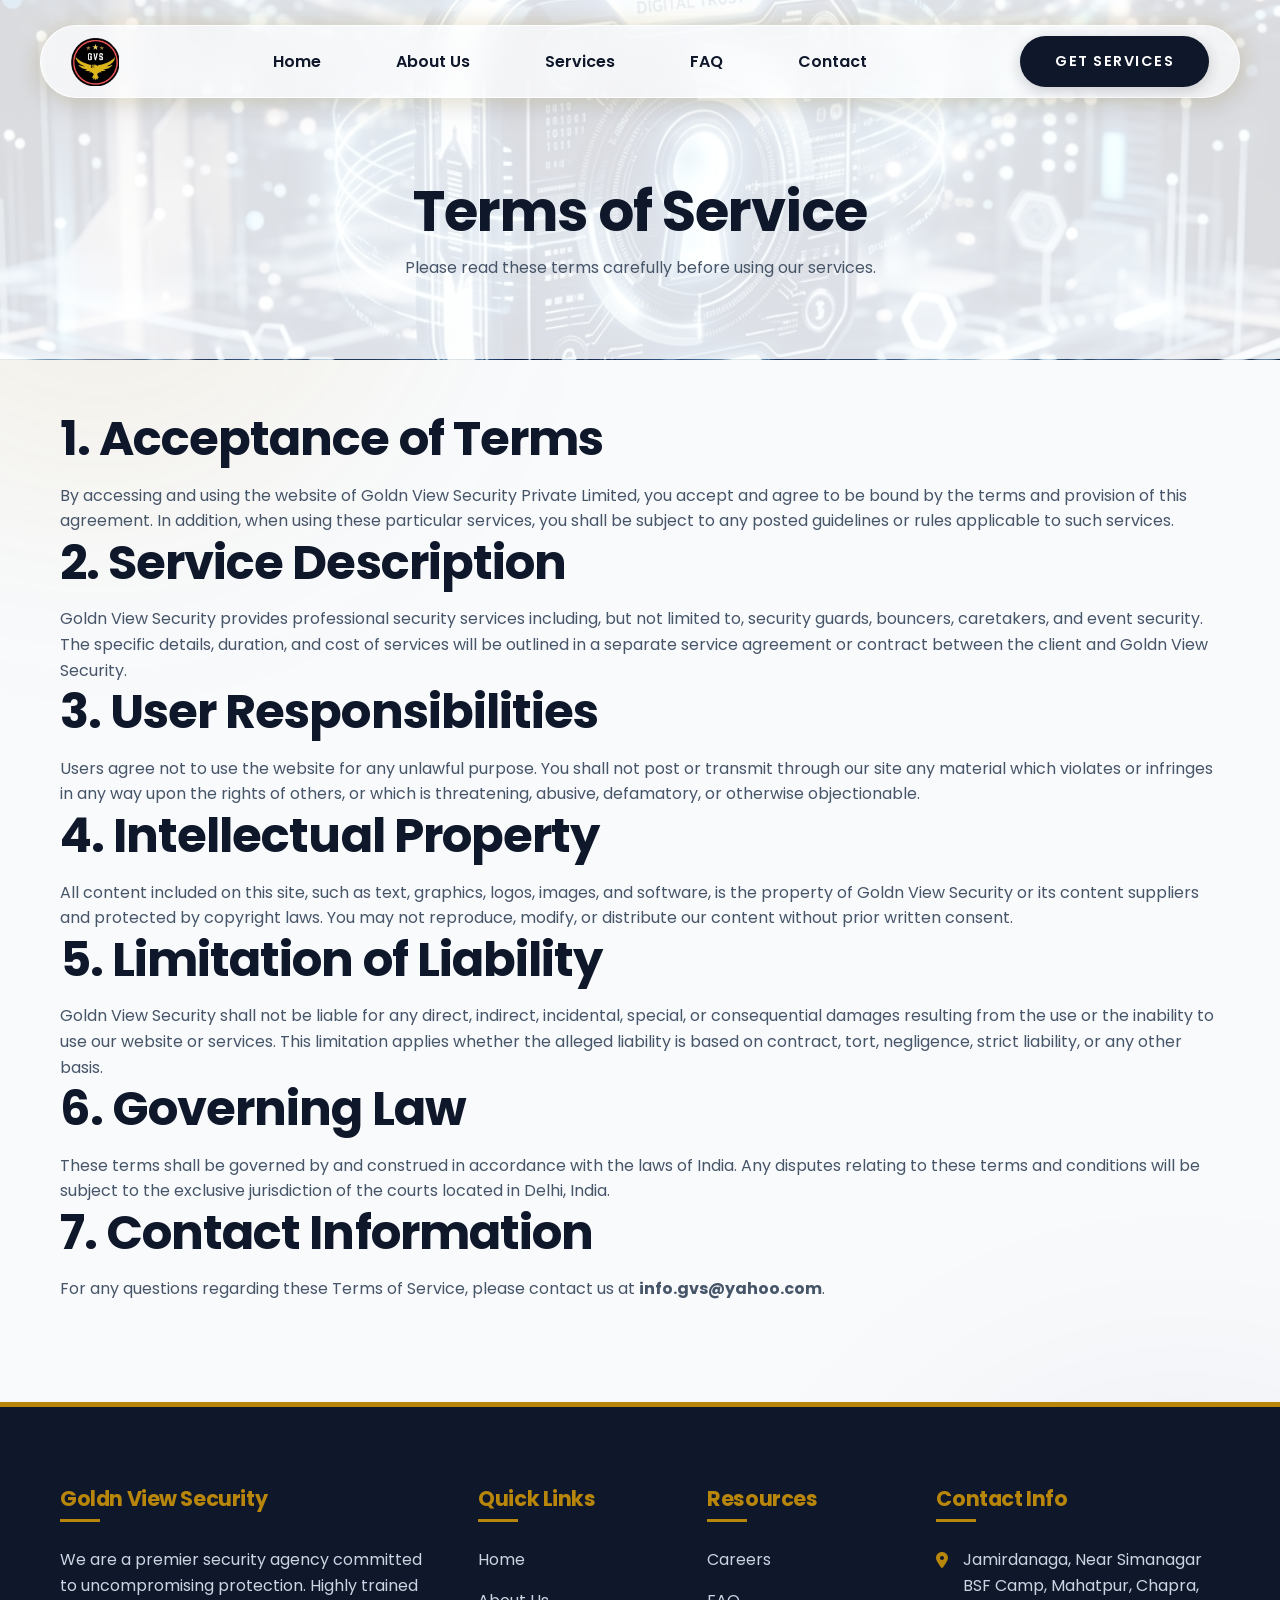
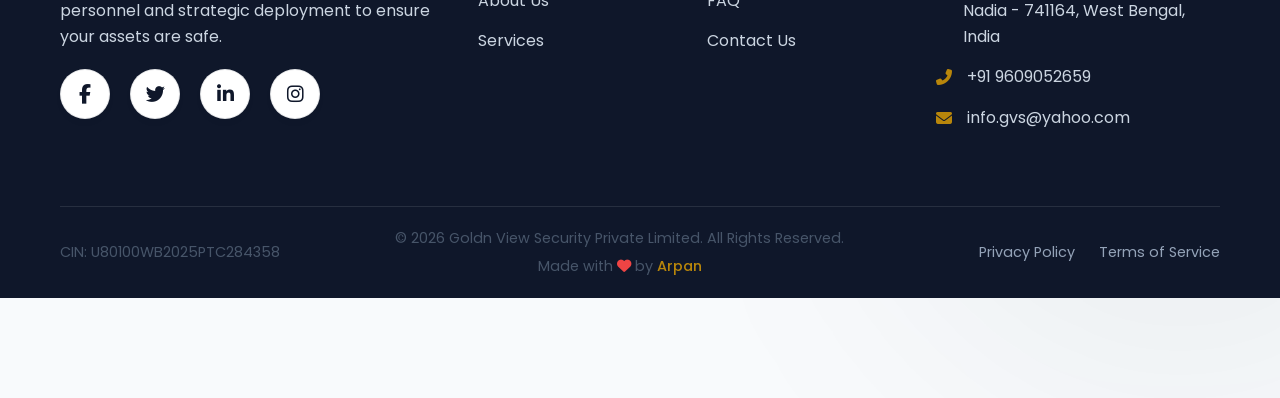
<file: terms.html>
<!DOCTYPE html>
<html lang="en">
<head>
    <meta charset="UTF-8">
    <meta name="viewport" content="width=device-width, initial-scale=1.0">
    <title>Terms of Service | Goldn View Security</title>
    
    <link rel="preconnect" href="https://fonts.googleapis.com">
    <link rel="preconnect" href="https://fonts.gstatic.com" crossorigin>
    <link href="https://fonts.googleapis.com/css2?family=Poppins:wght@300;400;500;600;700&display=swap" rel="stylesheet">
    <link rel="stylesheet" href="https://cdnjs.cloudflare.com/ajax/libs/font-awesome/6.4.0/css/all.min.css">
    <link rel="stylesheet" href="style.css">
</head>
<body class="page-transition-enter">

    <!-- Navigation -->
    <nav class="navbar" id="navbar">
        <div class="container">
            <a href="index.html" class="logo">
                <img src="assets/logo.png" alt="Goldn View Security Logo" onerror="this.outerHTML='<span class=\'logo-text\'><span class=\'gold\'>Goldn View</span> Security</span>'">
            </a>
            <ul class="nav-links">
                <li><a href="index.html">Home</a></li>
                <li><a href="about.html">About Us</a></li>
                <li><a href="services.html">Services</a></li>
                <li><a href="faq.html">FAQ</a></li>
                <li><a href="contact.html">Contact</a></li>
            </ul>
            <a href="contact.html" class="btn btn-primary nav-btn">Get Services</a>
            <div class="menu-toggle" id="mobile-menu">
                <i class="fas fa-bars"></i>
            </div>
        </div>
    </nav>

    <!-- Page Header -->
    <header class="page-header bg-legal">
        <div class="container">
            <h1 class="fade-in-up">Terms of <span class="navy">Service</span></h1>
            <p class="fade-in-up delay-1">Please read these terms carefully before using our services.</p>
        </div>
    </header>

    <!-- Content Section -->
    <section class="section" style="padding-top: 0;">
        <div class="container">
            <div class="legal-content">
                <h2>1. Acceptance of Terms</h2>
                <p>By accessing and using the website of Goldn View Security Private Limited, you accept and agree to be bound by the terms and provision of this agreement. In addition, when using these particular services, you shall be subject to any posted guidelines or rules applicable to such services.</p>
                
                <h2>2. Service Description</h2>
                <p>Goldn View Security provides professional security services including, but not limited to, security guards, bouncers, caretakers, and event security. The specific details, duration, and cost of services will be outlined in a separate service agreement or contract between the client and Goldn View Security.</p>

                <h2>3. User Responsibilities</h2>
                <p>Users agree not to use the website for any unlawful purpose. You shall not post or transmit through our site any material which violates or infringes in any way upon the rights of others, or which is threatening, abusive, defamatory, or otherwise objectionable.</p>

                <h2>4. Intellectual Property</h2>
                <p>All content included on this site, such as text, graphics, logos, images, and software, is the property of Goldn View Security or its content suppliers and protected by copyright laws. You may not reproduce, modify, or distribute our content without prior written consent.</p>

                <h2>5. Limitation of Liability</h2>
                <p>Goldn View Security shall not be liable for any direct, indirect, incidental, special, or consequential damages resulting from the use or the inability to use our website or services. This limitation applies whether the alleged liability is based on contract, tort, negligence, strict liability, or any other basis.</p>

                <h2>6. Governing Law</h2>
                <p>These terms shall be governed by and construed in accordance with the laws of India. Any disputes relating to these terms and conditions will be subject to the exclusive jurisdiction of the courts located in Delhi, India.</p>

                <h2>7. Contact Information</h2>
                <p>For any questions regarding these Terms of Service, please contact us at <strong>info.gvs@yahoo.com</strong>.</p>
            </div>
        </div>
    </section>

    <!-- Premium Footer -->
    <footer class="footer-premium">
        <div class="container">
            <div class="footer-top">
                <div class="footer-col footer-about">
                    <h4>Goldn View Security</h4>
                    <p>We are a premier security agency committed to uncompromising protection. Highly trained personnel and strategic deployment to ensure your assets are safe.</p>
                    <div class="social-links" style="margin-top: 20px;">
                        <a href="#"><i class="fab fa-facebook-f"></i></a>
                        <a href="#"><i class="fab fa-twitter"></i></a>
                        <a href="#"><i class="fab fa-linkedin-in"></i></a>
                        <a href="#"><i class="fab fa-instagram"></i></a>
                    </div>
                </div>
                <div class="footer-col footer-links">
                    <h4>Quick Links</h4>
                    <ul>
                        <li><a href="index.html">Home</a></li>
                        <li><a href="about.html">About Us</a></li>
                        <li><a href="services.html">Services</a></li>
                    </ul>
                </div>
                <div class="footer-col footer-links">
                    <h4>Resources</h4>
                    <ul>
                        <li><a href="careers.html">Careers</a></li>
                        <li><a href="faq.html">FAQ</a></li>
                        <li><a href="contact.html">Contact Us</a></li>
                    </ul>
                </div>
                <div class="footer-col footer-contact">
                    <h4>Contact Info</h4>
                    <ul>
                        <li><i class="fas fa-map-marker-alt"></i> Jamirdanaga, Near Simanagar BSF Camp, Mahatpur, Chapra, Nadia - 741164, West Bengal, India</li>
                        <li><i class="fas fa-phone-alt"></i> +91 9609052659</li>
                        <li><i class="fas fa-envelope"></i> info.gvs@yahoo.com</li>
                    </ul>
                </div>
            </div>
            <div class="footer-bottom">
                <p class="compliance-text">CIN: U80100WB2025PTC284358</p>
                <div class="footer-copyright" style="text-align: center;">
                    <p>&copy; 2026 Goldn View Security Private Limited. All Rights Reserved.</p>
                    <p style="margin-top: 5px;">Made with <i class="fas fa-heart" style="color: #ef4444;"></i> by <a href="https://www.linkedin.com/in/arpan-ghosh-founder" target="_blank" style="color: var(--gold); font-weight: 500;">Arpan</a></p>
                </div>
                <div class="footer-legal">
                    <a href="privacy.html">Privacy Policy</a>
                    <a href="terms.html">Terms of Service</a>
                </div>
            </div>
        </div>
    </footer>

    <script src="script.js"></script>
</body>
</html>
</file>
<file: style.css>
/* === CSS Variables (Light Theme) === */
:root {
    --bg-light: #f8fafc; /* Slate 50 - Off white */
    --bg-card: rgba(255, 255, 255, 0.95);
    --gold: #b8860b; /* Dark goldenrod for better contrast on light */
    --gold-light: #d4af37;
    --navy: #0f172a; /* Deep corporate navy blue */
    --navy-light: #1e293b;
    --text-dark: #0f172a;
    --text-muted: #475569;
    --border-color: rgba(15, 23, 42, 0.1);
    --shadow-soft: 0 10px 30px rgba(15, 23, 42, 0.08);
    --shadow-hover: 0 15px 40px rgba(15, 23, 42, 0.12);
    --font-main: 'Poppins', sans-serif;
    --transition: all 0.4s cubic-bezier(0.4, 0, 0.2, 1);
}

/* === Reset & Global === */
* {
    margin: 0;
    padding: 0;
    box-sizing: border-box;
}

html {
    scroll-behavior: smooth;
}

body {
    font-family: var(--font-main);
    background-color: var(--bg-light);
    color: var(--text-dark);
    line-height: 1.6;
    overflow-x: hidden;
    position: relative;
}

/* Background Animated Gradient Orbs (Subtle for Light Theme) */
body::before, body::after {
    content: '';
    position: fixed;
    width: 600px;
    height: 600px;
    border-radius: 50%;
    filter: blur(120px);
    z-index: -1;
    animation: float 20s infinite ease-in-out;
}

body::before {
    background: rgba(184, 134, 11, 0.08); /* Subtle Gold orb */
    top: -100px;
    left: -200px;
}

body::after {
    background: rgba(15, 23, 42, 0.05); /* Subtle Navy orb */
    bottom: -100px;
    right: -200px;
    animation-delay: -10s;
}

@keyframes float {
    0%, 100% { transform: translate(0, 0); }
    25% { transform: translate(50px, 50px); }
    50% { transform: translate(-30px, 80px); }
    75% { transform: translate(-80px, -30px); }
}

a {
    text-decoration: none;
    color: var(--text-dark);
    transition: var(--transition);
}

ul {
    list-style: none;
}

.container {
    max-width: 1200px;
    margin: 0 auto;
    padding: 0 20px;
}

.section {
    padding: 100px 0;
}

.gold {
    color: var(--gold);
}

.navy {
    color: var(--navy);
}

/* === Typography === */
h1, h2, h3, h4 {
    font-weight: 700;
    line-height: 1.2;
    letter-spacing: -0.02em;
    color: var(--navy);
}

h2 {
    font-size: 3rem;
    margin-bottom: 15px;
}

p {
    color: var(--text-muted);
}

.section-title {
    text-align: center;
    margin-bottom: 60px;
    position: relative;
}

.section-title p {
    font-size: 1.1rem;
    max-width: 600px;
    margin: 0 auto;
}

/* === Buttons === */
.btn {
    display: inline-flex;
    align-items: center;
    justify-content: center;
    padding: 14px 35px;
    border-radius: 50px;
    font-weight: 600;
    text-transform: uppercase;
    letter-spacing: 1.5px;
    font-size: 0.9rem;
    cursor: pointer;
    border: none;
    transition: var(--transition);
    position: relative;
    overflow: hidden;
    z-index: 1;
}

.btn-primary {
    background: var(--navy);
    color: #ffffff;
    box-shadow: 0 4px 15px rgba(15, 23, 42, 0.2);
}

.btn-primary:hover {
    transform: translateY(-3px) scale(1.02);
    box-shadow: 0 8px 25px rgba(15, 23, 42, 0.3);
    background: var(--navy-light);
    color: #ffffff;
}

.btn-secondary {
    background: transparent;
    color: var(--navy);
    border: 2px solid var(--navy);
}

.btn-secondary:hover {
    background: var(--navy);
    color: #ffffff;
    transform: translateY(-3px) scale(1.02);
    box-shadow: 0 8px 25px rgba(15, 23, 42, 0.2);
}

.btn-gold {
    background: var(--gold);
    color: #ffffff;
}

.btn-gold:hover {
    background: var(--gold-light);
    color: #ffffff;
    transform: translateY(-3px) scale(1.02);
    box-shadow: 0 8px 25px rgba(184, 134, 11, 0.3);
}


.w-100 {
    width: 100%;
}

/* === Navigation === */
.navbar {
    position: fixed;
    top: 25px;
    left: 50%;
    transform: translateX(-50%);
    width: 95%;
    max-width: 1200px;
    padding: 10px 0;
    z-index: 1000;
    transition: var(--transition);
    background: rgba(255, 255, 255, 0.65);
    backdrop-filter: blur(16px);
    -webkit-backdrop-filter: blur(16px);
    border-radius: 60px;
    border: 1px solid rgba(255, 255, 255, 0.9);
    box-shadow: 0 10px 30px rgba(15, 23, 42, 0.08), 0 0 25px rgba(184, 134, 11, 0.2);
}

.navbar.sticky {
    top: 15px;
    background: rgba(255, 255, 255, 0.95);
    box-shadow: 0 15px 35px rgba(15, 23, 42, 0.12), 0 0 40px rgba(184, 134, 11, 0.4);
    border: 1px solid rgba(184, 134, 11, 0.4);
}

.navbar .container {
    display: flex;
    justify-content: space-between;
    align-items: center;
    padding: 0 30px;
}

.logo {
    display: flex;
    align-items: center;
    gap: 10px;
}

.logo img {
    height: 48px;
    width: auto;
    transition: var(--transition);
}

.logo:hover img {
    transform: scale(1.05);
}

.nav-links {
    display: flex;
    gap: 35px;
}

.nav-links a {
    font-size: 1rem;
    font-weight: 600;
    position: relative;
    padding: 10px 20px;
    border-radius: 30px;
    color: var(--navy);
    transition: var(--transition);
}

.nav-links a:hover,
.nav-links a.active {
    color: #ffffff;
    background: var(--gold);
    box-shadow: 0 5px 20px rgba(184, 134, 11, 0.5);
    transform: translateY(-2px);
}

.menu-toggle {
    display: none;
    font-size: 1.8rem;
    color: var(--navy);
    cursor: pointer;
    transition: var(--transition);
}

.menu-toggle:hover {
    color: var(--gold);
}

/* === Page Header (For inner pages) === */
.page-header {
    height: 40vh;
    min-height: 350px;
    display: flex;
    align-items: center;
    justify-content: center;
    text-align: center;
    position: relative;
    border-bottom: 1px solid var(--border-color);
    margin-bottom: 50px;
    background-size: cover;
    background-position: center;
    background-attachment: fixed;
    padding-top: 100px;
}

.page-header::before {
    content: '';
    position: absolute;
    top: 0; left: 0; right: 0; bottom: 0;
    background: rgba(255, 255, 255, 0.85);
    z-index: 1;
}

.page-header .container {
    position: relative;
    z-index: 2;
}

.bg-about { background-image: url('assets/about_bg.png'); }
.bg-services { background-image: url('assets/services_bg.png'); }
.bg-contact { background-image: url('assets/contact_bg.png'); }
.bg-careers { background-image: url('assets/careers_bg.png'); }
.bg-faq { background-image: url('assets/faq_bg.png'); }
.bg-legal { background-image: url('assets/legal_bg.png'); }

.page-header h1 {
    font-size: 3.5rem;
    margin-bottom: 10px;
}

/* === Hero Section === */
.hero {
    height: 100vh;
    min-height: 700px;
    position: relative;
    display: flex;
    align-items: center;
    justify-content: center;
    background-image: url('assets/hero_bg.png');
    background-size: cover;
    background-position: center;
    background-attachment: fixed;
    padding-top: 100px;
}

.hero-overlay {
    position: absolute;
    top: 0;
    left: 0;
    width: 100%;
    height: 100%;
    background: rgba(255, 255, 255, 0.3); /* Subtle light wash over the entire image */
    z-index: 1;
}

.hero-content {
    position: relative;
    z-index: 2;
    text-align: center;
    max-width: 900px;
    background: rgba(255, 255, 255, 0.5);
    padding: 60px 40px;
    border-radius: 30px;
    backdrop-filter: blur(6px);
    -webkit-backdrop-filter: blur(6px);
    border: 1px solid rgba(255, 255, 255, 0.6);
    box-shadow: 0 25px 50px rgba(15, 23, 42, 0.15);
}

.hero h1 {
    font-size: 4.5rem;
    margin-bottom: 25px;
    line-height: 1.1;
    color: var(--navy);
}

.hero p {
    font-size: 1.3rem;
    color: var(--navy-light);
    font-weight: 500;
    margin-bottom: 50px;
    max-width: 700px;
    margin-left: auto;
    margin-right: auto;
}

.hero-buttons {
    display: flex;
    gap: 25px;
    justify-content: center;
    margin-bottom: 60px;
}

.trust-badges {
    display: flex;
    justify-content: center;
    gap: 30px;
    flex-wrap: wrap;
}

.badge {
    background: #ffffff;
    padding: 12px 25px;
    border-radius: 50px;
    font-size: 0.95rem;
    font-weight: 500;
    border: 1px solid var(--border-color);
    display: flex;
    align-items: center;
    gap: 12px;
    transition: var(--transition);
    box-shadow: 0 4px 10px rgba(0,0,0,0.03);
    color: var(--navy);
}

.badge:hover {
    border-color: var(--gold);
    transform: translateY(-5px);
    box-shadow: 0 8px 20px rgba(184, 134, 11, 0.1);
}

.badge i {
    color: var(--gold);
    font-size: 1.2rem;
}

/* === Quick Stats === */
.stats-container {
    display: grid;
    grid-template-columns: repeat(auto-fit, minmax(200px, 1fr));
    gap: 30px;
    margin-top: 50px;
    background: #ffffff;
    padding: 40px;
    border-radius: 20px;
    box-shadow: var(--shadow-soft);
}

.stat-item {
    text-align: center;
    border-right: 1px solid var(--border-color);
}
.stat-item:last-child {
    border-right: none;
}

.stat-number {
    font-size: 3rem;
    font-weight: 700;
    color: var(--gold);
    margin-bottom: 5px;
}

.stat-label {
    font-size: 1rem;
    color: var(--text-muted);
    font-weight: 500;
    text-transform: uppercase;
    letter-spacing: 1px;
}

/* === Services Grid === */
.services-grid {
    display: grid;
    grid-template-columns: repeat(auto-fit, minmax(320px, 1fr));
    gap: 40px;
}

.service-card {
    background: #ffffff;
    padding: 50px 30px;
    border-radius: 20px;
    text-align: center;
    border: 1px solid var(--border-color);
    transition: var(--transition);
    position: relative;
    box-shadow: var(--shadow-soft);
}

.service-card:hover {
    transform: translateY(-10px);
    box-shadow: var(--shadow-hover);
    border-color: rgba(184, 134, 11, 0.3);
}

.icon-wrapper {
    width: 90px;
    height: 90px;
    margin: 0 auto 30px;
    background: rgba(184, 134, 11, 0.05);
    border: 1px solid rgba(184, 134, 11, 0.2);
    border-radius: 50%;
    display: flex;
    align-items: center;
    justify-content: center;
    font-size: 2.5rem;
    color: var(--gold);
    transition: var(--transition);
}

.service-card:hover .icon-wrapper {
    background: var(--gold);
    color: #ffffff;
    border-color: transparent;
    transform: scale(1.1) rotate(5deg);
}

.service-card h3 {
    margin-bottom: 15px;
    font-size: 1.5rem;
}

/* === About Us Section === */
.about-content {
    display: grid;
    grid-template-columns: 1fr 1fr;
    gap: 60px;
    align-items: center;
}

.about-text p {
    margin-bottom: 25px;
    font-size: 1.1rem;
}

.about-list {
    margin-top: 40px;
}

.about-list li {
    margin-bottom: 20px;
    font-size: 1.1rem;
    display: flex;
    align-items: center;
    gap: 15px;
    background: #ffffff;
    padding: 15px 20px;
    border-radius: 10px;
    border: 1px solid var(--border-color);
    transition: var(--transition);
    box-shadow: 0 4px 10px rgba(0,0,0,0.02);
}

.about-list li:hover {
    border-color: var(--gold);
    transform: translateX(10px);
    box-shadow: 0 8px 20px rgba(184, 134, 11, 0.08);
}

.about-list i {
    font-size: 1.5rem;
    color: var(--gold);
}

.rounded-image {
    width: 100%;
    border-radius: 20px;
    box-shadow: var(--shadow-soft);
    border: 1px solid var(--border-color);
    transition: var(--transition);
}

.rounded-image:hover {
    transform: scale(1.02);
    box-shadow: var(--shadow-hover);
}

/* === Why Choose Us Section === */
.features-grid {
    display: grid;
    grid-template-columns: repeat(auto-fit, minmax(260px, 1fr));
    gap: 35px;
}

.feature-box {
    text-align: center;
    padding: 40px 30px;
    background: #ffffff;
    border-radius: 15px;
    border-bottom: 4px solid var(--navy);
    transition: var(--transition);
    box-shadow: var(--shadow-soft);
}

.feature-box:hover {
    transform: translateY(-10px);
    box-shadow: var(--shadow-hover);
    border-bottom-color: var(--gold);
}

.gold-icon {
    font-size: 3rem;
    color: var(--navy);
    margin-bottom: 25px;
    transition: var(--transition);
}

.feature-box:hover .gold-icon {
    transform: scale(1.2);
    color: var(--gold);
}

.feature-box h4 {
    margin-bottom: 15px;
    font-size: 1.3rem;
}

/* === FAQ Accordion === */
.faq-container {
    max-width: 800px;
    margin: 0 auto;
}

.accordion-item {
    background: #ffffff;
    border: 1px solid var(--border-color);
    border-radius: 10px;
    margin-bottom: 15px;
    overflow: hidden;
    box-shadow: 0 4px 10px rgba(0,0,0,0.02);
}

.accordion-header {
    width: 100%;
    padding: 20px;
    display: flex;
    justify-content: space-between;
    align-items: center;
    background: transparent;
    border: none;
    cursor: pointer;
    font-size: 1.2rem;
    font-weight: 600;
    color: var(--navy);
    text-align: left;
    transition: var(--transition);
}

.accordion-header:hover {
    background: rgba(15, 23, 42, 0.02);
}

.accordion-header i {
    color: var(--gold);
    transition: transform 0.3s ease;
}

.accordion-header.active i {
    transform: rotate(180deg);
}

.accordion-content {
    max-height: 0;
    overflow: hidden;
    transition: max-height 0.3s ease-out;
    background: #ffffff;
}

.accordion-content p {
    padding: 0 20px 20px;
}

/* === Compliance Section === */
.compliance-grid {
    display: grid;
    grid-template-columns: repeat(auto-fit, minmax(250px, 1fr));
    gap: 30px;
}

.compliance-card {
    background: #ffffff;
    padding: 30px;
    border-radius: 15px;
    border: 1px solid var(--border-color);
    text-align: center;
    box-shadow: var(--shadow-soft);
    transition: var(--transition);
}

.compliance-card:hover {
    transform: translateY(-5px);
    box-shadow: var(--shadow-hover);
    border-color: rgba(184, 134, 11, 0.3);
}

.compliance-card h4 {
    margin-bottom: 10px;
    color: var(--navy);
}

.compliance-number {
    font-weight: 600;
    color: var(--gold);
    font-size: 1.1rem;
}

.bg-light {
    background: rgba(15, 23, 42, 0.02);
}

/* === Testimonials === */
.testimonials-grid {
    display: grid;
    grid-template-columns: repeat(auto-fit, minmax(300px, 1fr));
    gap: 40px;
}

.testimonial-card {
    background: #ffffff;
    padding: 40px;
    border-radius: 20px;
    box-shadow: var(--shadow-soft);
    position: relative;
}

.testimonial-card i.fa-quote-left {
    font-size: 2rem;
    color: rgba(184, 134, 11, 0.2);
    position: absolute;
    top: 30px;
    left: 30px;
}

.testimonial-text {
    font-size: 1.05rem;
    font-style: italic;
    margin-bottom: 25px;
    margin-top: 20px;
    position: relative;
    z-index: 2;
}

.client-info {
    display: flex;
    align-items: center;
    gap: 15px;
}

.client-avatar {
    width: 60px;
    height: 60px;
    border-radius: 50%;
    background: var(--navy-light);
    display: flex;
    align-items: center;
    justify-content: center;
    color: #fff;
    font-weight: bold;
    font-size: 1.2rem;
}

.client-details h4 {
    margin-bottom: 2px;
    font-size: 1.1rem;
}

.client-details span {
    font-size: 0.9rem;
    color: var(--text-muted);
}

/* === Careers === */
.job-card {
    background: #ffffff;
    padding: 30px;
    border-radius: 15px;
    box-shadow: var(--shadow-soft);
    display: flex;
    justify-content: space-between;
    align-items: center;
    margin-bottom: 20px;
    border-left: 5px solid var(--navy);
    transition: var(--transition);
}

.job-card:hover {
    transform: translateX(10px);
    border-left-color: var(--gold);
    box-shadow: var(--shadow-hover);
}

.job-info h3 {
    margin-bottom: 10px;
    color: var(--navy);
}

.job-meta {
    display: flex;
    gap: 20px;
    color: var(--text-muted);
    font-size: 0.95rem;
}

.job-meta span {
    display: flex;
    align-items: center;
    gap: 5px;
}

.job-meta i {
    color: var(--gold);
}

/* === Recruitment Notice === */
.recruitment-notice {
    background: #ffffff;
    padding: 50px;
    border-radius: 20px;
    text-align: center;
    border: 1px solid var(--border-color);
    box-shadow: var(--shadow-soft);
    max-width: 800px;
    margin: 0 auto;
}

.notice-icon {
    width: 80px;
    height: 80px;
    background: rgba(184, 134, 11, 0.05);
    border-radius: 50%;
    display: flex;
    align-items: center;
    justify-content: center;
    margin: 0 auto 20px;
}

.notice-icon i {
    font-size: 2rem;
    color: var(--gold);
    margin-bottom: 0;
}

.recruitment-notice h3 {
    font-size: 1.8rem;
    margin-bottom: 15px;
}

.application-details {
    background: var(--bg-light);
    padding: 25px;
    border-radius: 10px;
    margin: 30px 0;
    text-align: left;
    display: inline-block;
    border-left: 4px solid var(--gold);
}

.application-details p {
    font-size: 1.1rem;
    color: var(--navy);
    margin-bottom: 10px;
}
.application-details p:last-child {
    margin-bottom: 0;
}

.notice-muted {
    font-size: 0.95rem;
    color: var(--text-muted);
}


/* === Contact Section === */
.contact-wrapper {
    display: grid;
    grid-template-columns: 1fr 1fr;
    gap: 60px;
}

.info-item {
    display: flex;
    gap: 25px;
    margin-bottom: 40px;
    background: #ffffff;
    padding: 20px;
    border-radius: 15px;
    border: 1px solid var(--border-color);
    transition: var(--transition);
    box-shadow: 0 4px 10px rgba(0,0,0,0.02);
}

.info-item:hover {
    border-color: rgba(184, 134, 11, 0.3);
    transform: translateX(5px);
    box-shadow: 0 8px 20px rgba(184, 134, 11, 0.08);
}

.info-item i {
    font-size: 1.8rem;
    color: var(--gold);
    width: 60px;
    height: 60px;
    background: rgba(184, 134, 11, 0.05);
    border-radius: 50%;
    display: flex;
    align-items: center;
    justify-content: center;
}

.info-item h4 {
    margin-bottom: 8px;
    color: var(--navy);
    font-size: 1.2rem;
}

.social-links {
    display: flex;
    gap: 20px;
    margin-top: 40px;
}

.social-links a {
    width: 50px;
    height: 50px;
    background: #ffffff;
    border-radius: 50%;
    display: flex;
    align-items: center;
    justify-content: center;
    font-size: 1.2rem;
    color: var(--navy);
    border: 1px solid var(--border-color);
    transition: var(--transition);
    box-shadow: 0 4px 10px rgba(0,0,0,0.02);
}

.social-links a:hover {
    background: var(--navy);
    color: #ffffff;
    border-color: var(--navy);
    transform: translateY(-5px);
}

.contact-form {
    background: #ffffff;
    padding: 50px;
    border-radius: 20px;
    border: 1px solid var(--border-color);
    box-shadow: var(--shadow-soft);
}

.input-group {
    display: grid;
    grid-template-columns: 1fr 1fr;
    gap: 25px;
}

input, textarea {
    width: 100%;
    padding: 18px;
    margin-bottom: 25px;
    background: #f8fafc;
    border: 1px solid var(--border-color);
    border-radius: 10px;
    color: var(--text-dark);
    font-family: var(--font-main);
    font-size: 1rem;
    transition: var(--transition);
}

input:focus, textarea:focus {
    outline: none;
    border-color: var(--gold);
    background: #ffffff;
    box-shadow: 0 0 0 4px rgba(184, 134, 11, 0.1);
}

/* === Premium Footer === */
.footer-premium {
    background: var(--navy);
    color: #ffffff;
    padding: 80px 0 20px;
    position: relative;
    border-top: 5px solid var(--gold);
}

.footer-top {
    display: grid;
    grid-template-columns: 2fr 1fr 1fr 1.5fr;
    gap: 40px;
    margin-bottom: 60px;
}

.footer-col h4 {
    color: var(--gold);
    font-size: 1.3rem;
    margin-bottom: 25px;
    position: relative;
    padding-bottom: 10px;
}

.footer-col h4::after {
    content: '';
    position: absolute;
    bottom: 0; left: 0;
    width: 40px; height: 3px;
    background: var(--gold);
}

.footer-about p {
    color: #cbd5e1;
    margin-bottom: 20px;
}

.footer-links li {
    margin-bottom: 15px;
}

.footer-links a {
    color: #cbd5e1;
    display: inline-block;
    transition: var(--transition);
}

.footer-links a:hover {
    color: var(--gold);
    transform: translateX(5px);
}

.footer-contact li {
    display: flex;
    gap: 15px;
    margin-bottom: 15px;
    color: #cbd5e1;
}

.footer-contact i {
    color: var(--gold);
    margin-top: 5px;
}

.footer-bottom {
    border-top: 1px solid rgba(255, 255, 255, 0.1);
    padding-top: 20px;
    display: flex;
    justify-content: space-between;
    align-items: center;
    color: #94a3b8;
    font-size: 0.9rem;
}

.footer-legal a {
    color: #94a3b8;
    margin-left: 20px;
}

.footer-legal a:hover {
    color: var(--gold);
}

/* === Floating Buttons === */
.floating-btn {
    position: fixed;
    bottom: 30px;
    width: 65px;
    height: 65px;
    border-radius: 50%;
    display: flex;
    align-items: center;
    justify-content: center;
    font-size: 2rem;
    color: #fff;
    z-index: 100;
    box-shadow: 0 10px 25px rgba(0, 0, 0, 0.2);
    transition: var(--transition);
}

.whatsapp-btn {
    right: 30px;
    background-color: #25D366;
}

.whatsapp-btn:hover {
    background-color: #1ebd5c;
    transform: scale(1.15) rotate(-10deg);
}

.call-btn {
    right: 110px;
    background-color: var(--navy);
    border: 2px solid var(--gold);
    color: var(--gold);
}

.call-btn:hover {
    background-color: var(--gold);
    color: #ffffff;
    transform: scale(1.15) rotate(10deg);
}

/* === Page Transitions & Animations === */
.page-transition-enter {
    opacity: 0;
    transform: translateY(20px);
    animation: fadeUpIn 0.8s cubic-bezier(0.4, 0, 0.2, 1) forwards;
}

.fade-in-up {
    opacity: 0;
    transform: translateY(40px);
    animation: fadeUpIn 1s cubic-bezier(0.4, 0, 0.2, 1) forwards;
}

.delay-1 { animation-delay: 0.2s; }
.delay-2 { animation-delay: 0.4s; }
.delay-3 { animation-delay: 0.6s; }

@keyframes fadeUpIn {
    to {
        opacity: 1;
        transform: translateY(0);
    }
}

.reveal {
    opacity: 0;
    transform: translateY(60px);
    transition: all 1s cubic-bezier(0.4, 0, 0.2, 1);
}

.reveal.active {
    opacity: 1;
    transform: translateY(0);
}

/* Animated text */
.text-gold {
    color: var(--gold);
}

/* === Responsive Design === */
@media (max-width: 1200px) {
    .hero-content {
        max-width: 80%;
    }
}

@media (max-width: 992px) {
    .section {
        padding: 80px 0;
    }
    .about-content, .contact-wrapper {
        grid-template-columns: 1fr;
    }
    .footer-top {
        grid-template-columns: 1fr 1fr;
    }
    .hero h1 {
        font-size: 3.5rem;
    }
    .page-header h1 {
        font-size: 2.8rem;
    }
    .stats-container {
        grid-template-columns: 1fr 1fr;
    }
    .hero-content {
        padding: 50px 30px;
    }
}

@media (max-width: 768px) {
    .section {
        padding: 60px 0;
    }
    .nav-links {
        position: absolute;
        top: calc(100% + 15px);
        left: -110%;
        width: 100%;
        background: rgba(255, 255, 255, 0.95);
        backdrop-filter: blur(16px);
        -webkit-backdrop-filter: blur(16px);
        flex-direction: column;
        align-items: center;
        padding: 30px 0;
        transition: 0.4s cubic-bezier(0.4, 0, 0.2, 1);
        border: 1px solid rgba(255, 255, 255, 0.9);
        box-shadow: 0 15px 35px rgba(15, 23, 42, 0.1);
        border-radius: 25px;
    }
    .nav-links.active {
        left: 0;
    }
    .nav-btn {
        display: none;
    }
    .menu-toggle {
        display: block;
    }
    
    .hero {
        min-height: 600px;
    }
    .hero-content {
        max-width: 95%;
        padding: 40px 20px;
        border-radius: 20px;
    }
    .hero h1 {
        font-size: 2.8rem;
        margin-bottom: 15px;
    }
    .hero p {
        font-size: 1.1rem;
        margin-bottom: 30px;
    }
    .hero-buttons {
        flex-direction: column;
        gap: 15px;
    }
    .trust-badges {
        gap: 15px;
    }
    .badge {
        padding: 10px 20px;
        font-size: 0.85rem;
    }
    
    .page-header {
        height: auto;
        min-height: 280px;
        margin-bottom: 30px;
        padding-top: 120px;
        padding-bottom: 40px;
    }
    
    .stats-container {
        padding: 30px 20px;
        gap: 20px;
    }
    .stat-number {
        font-size: 2.5rem;
    }
    
    .services-grid {
        gap: 20px;
    }
    .service-card {
        padding: 30px 20px;
    }
    
    .input-group {
        grid-template-columns: 1fr;
    }
    
    .call-btn {
        right: 20px;
        bottom: 90px;
    }
    .whatsapp-btn {
        right: 20px;
        bottom: 20px;
    }
    
    .contact-form {
        padding: 30px 20px;
    }
    .info-item {
        flex-direction: column;
        text-align: center;
        align-items: center;
        gap: 15px;
    }

    .footer-top {
        grid-template-columns: 1fr;
        gap: 30px;
        text-align: center;
    }
    .footer-col ul li {
        justify-content: center;
    }
    .social-links {
        justify-content: center;
    }
    
    .footer-bottom {
        flex-direction: column;
        gap: 15px;
        text-align: center;
    }

    .job-card {
        flex-direction: column;
        align-items: flex-start;
        gap: 20px;
    }
    .job-meta {
        flex-direction: column;
        gap: 10px;
    }
    .job-card .btn {
        width: 100%;
        text-align: center;
    }
}

@media (max-width: 480px) {
    .hero h1 {
        font-size: 2.2rem;
    }
    .page-header h1 {
        font-size: 2.2rem;
    }
    h2 {
        font-size: 2.2rem;
    }
    .stats-container {
        grid-template-columns: 1fr;
    }
    .stat-item {
        border-right: none;
        border-bottom: 1px solid var(--border-color);
        padding-bottom: 20px;
    }
    .stat-item:last-child {
        border-bottom: none;
        padding-bottom: 0;
    }
    .hero-content {
        padding: 30px 15px;
    }
}
</file>
